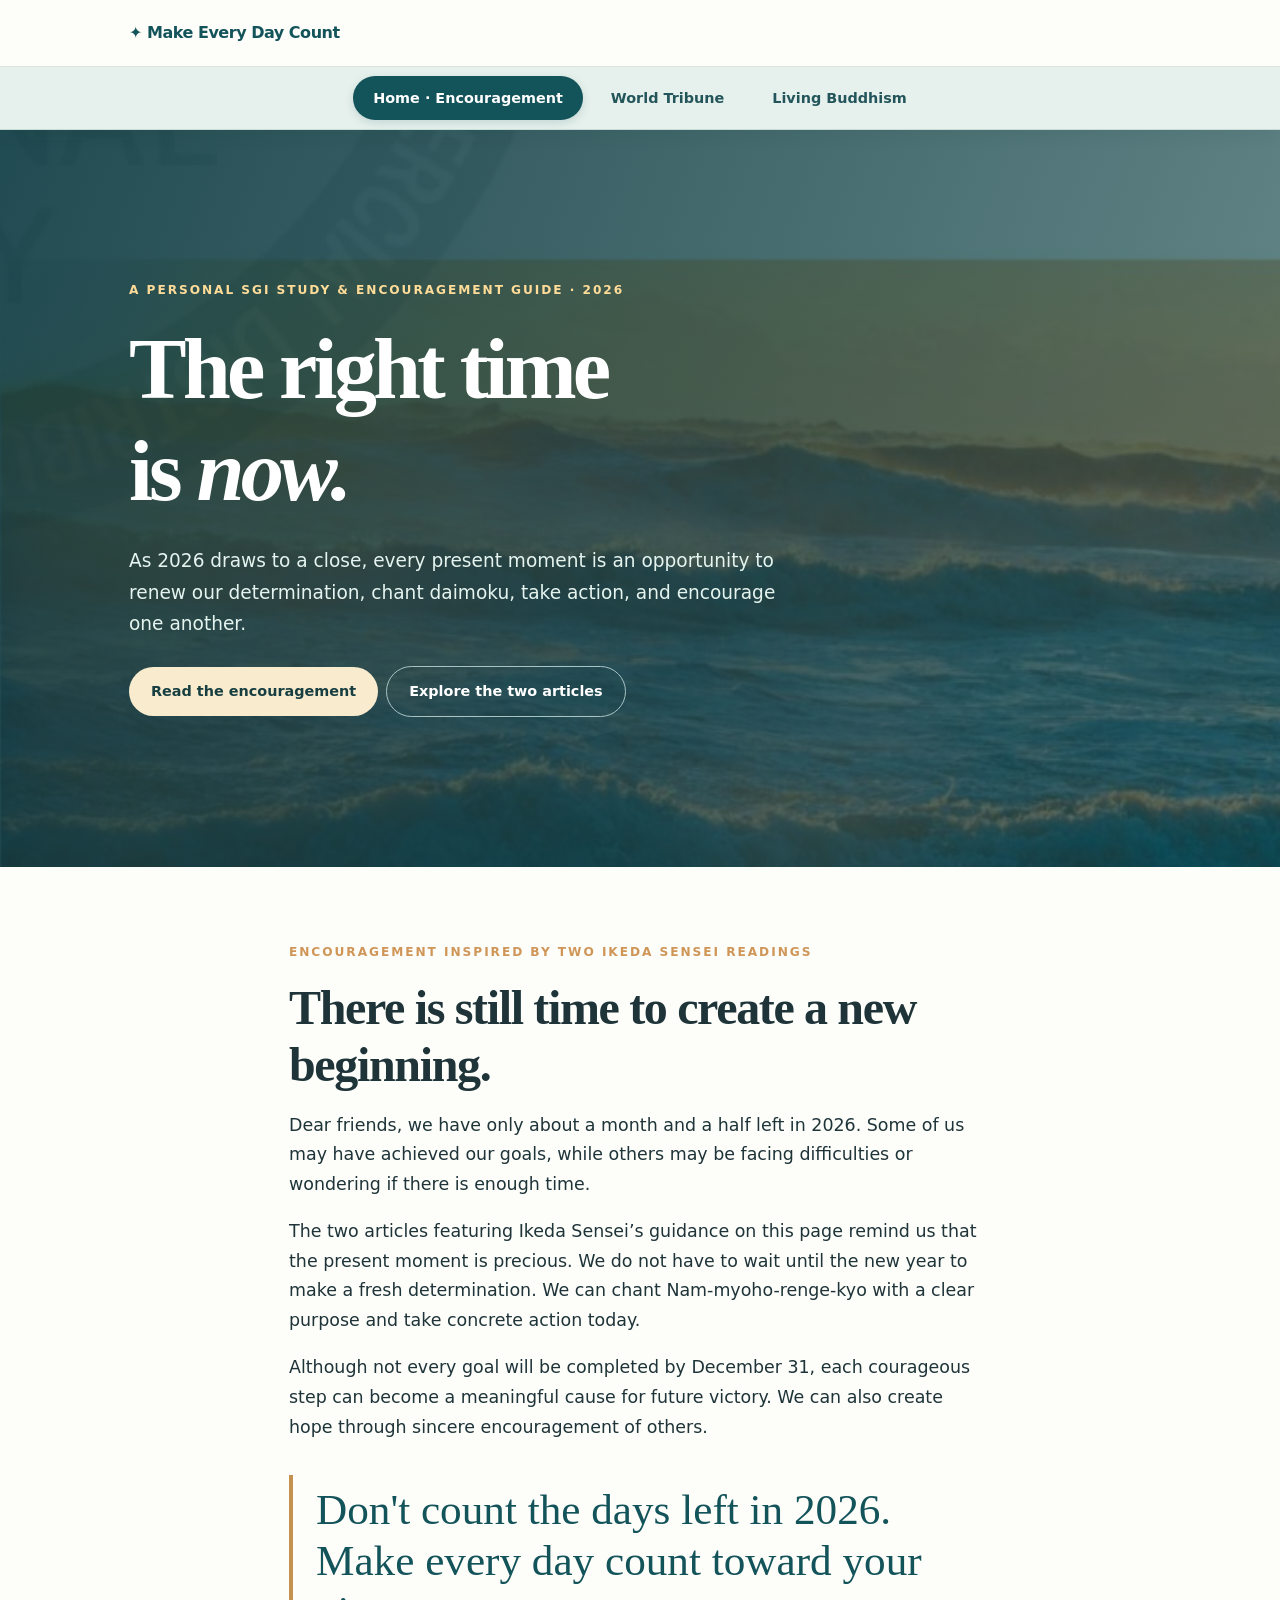
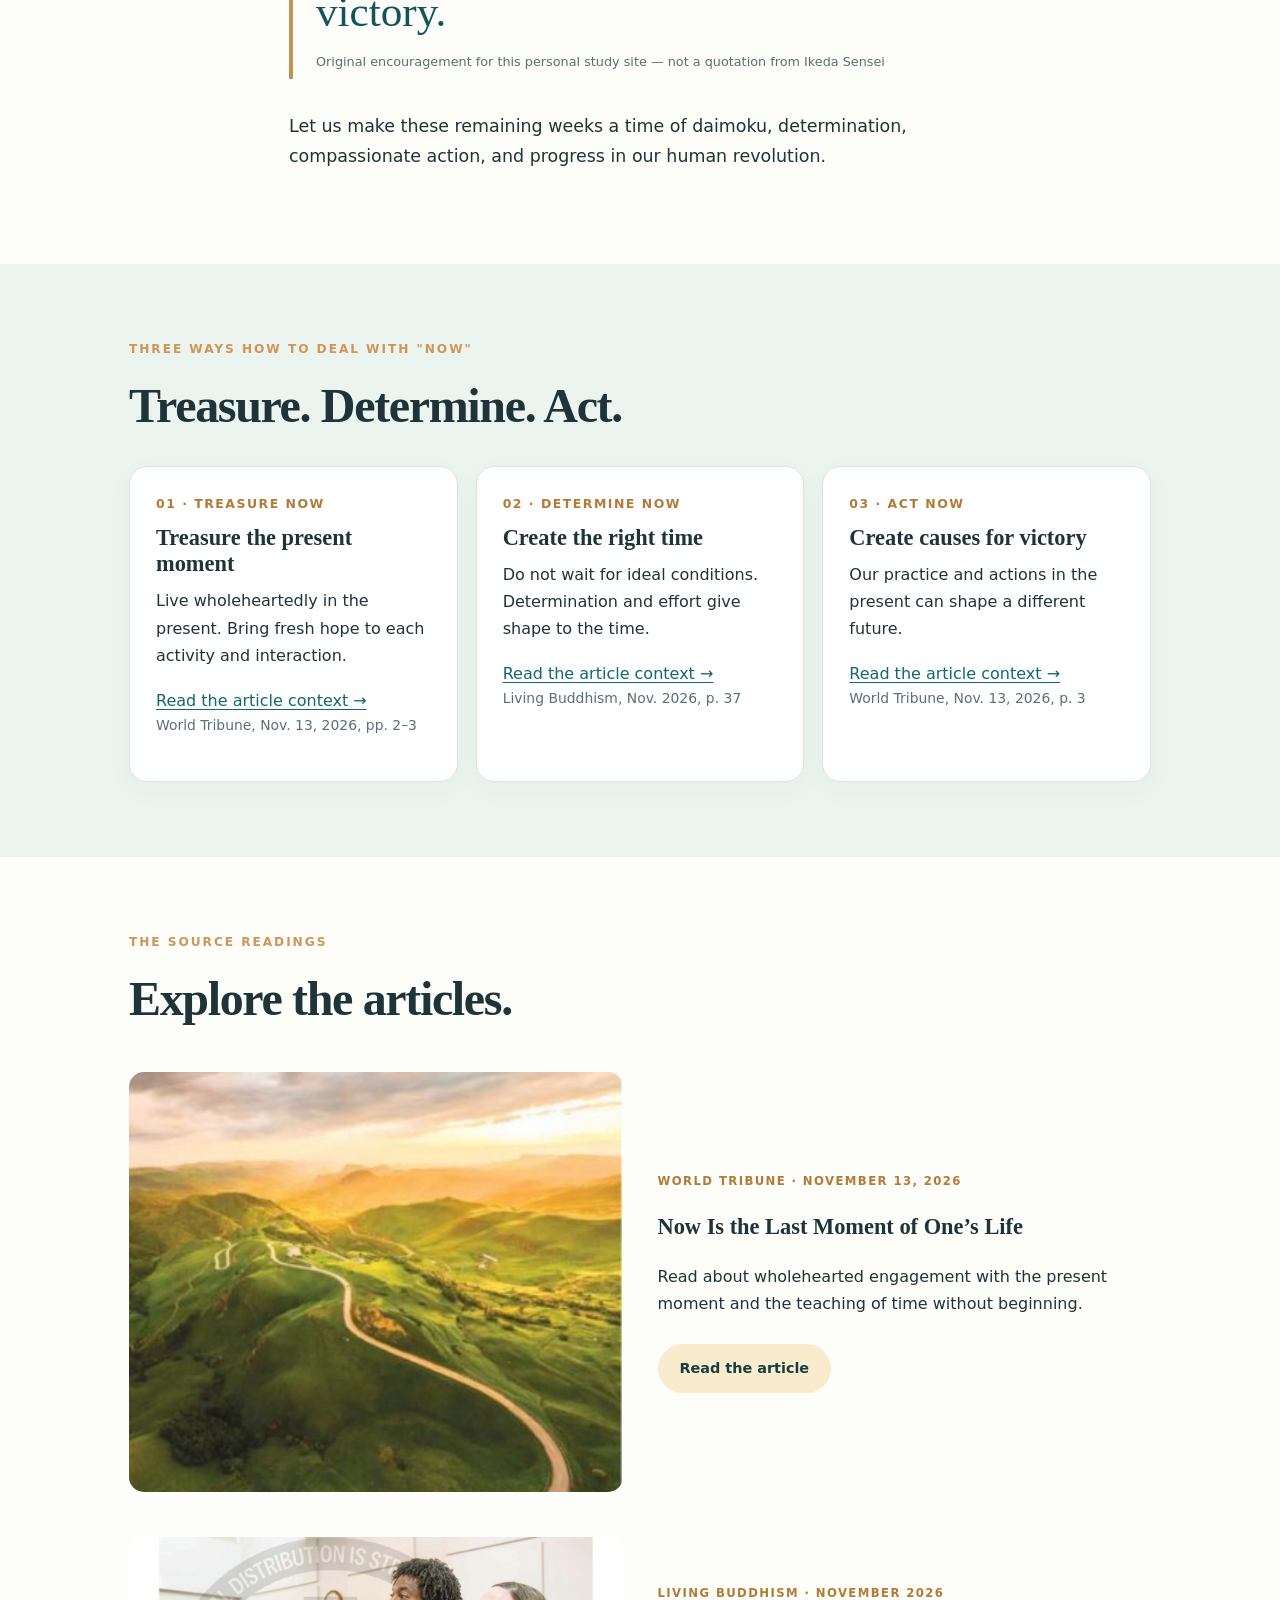
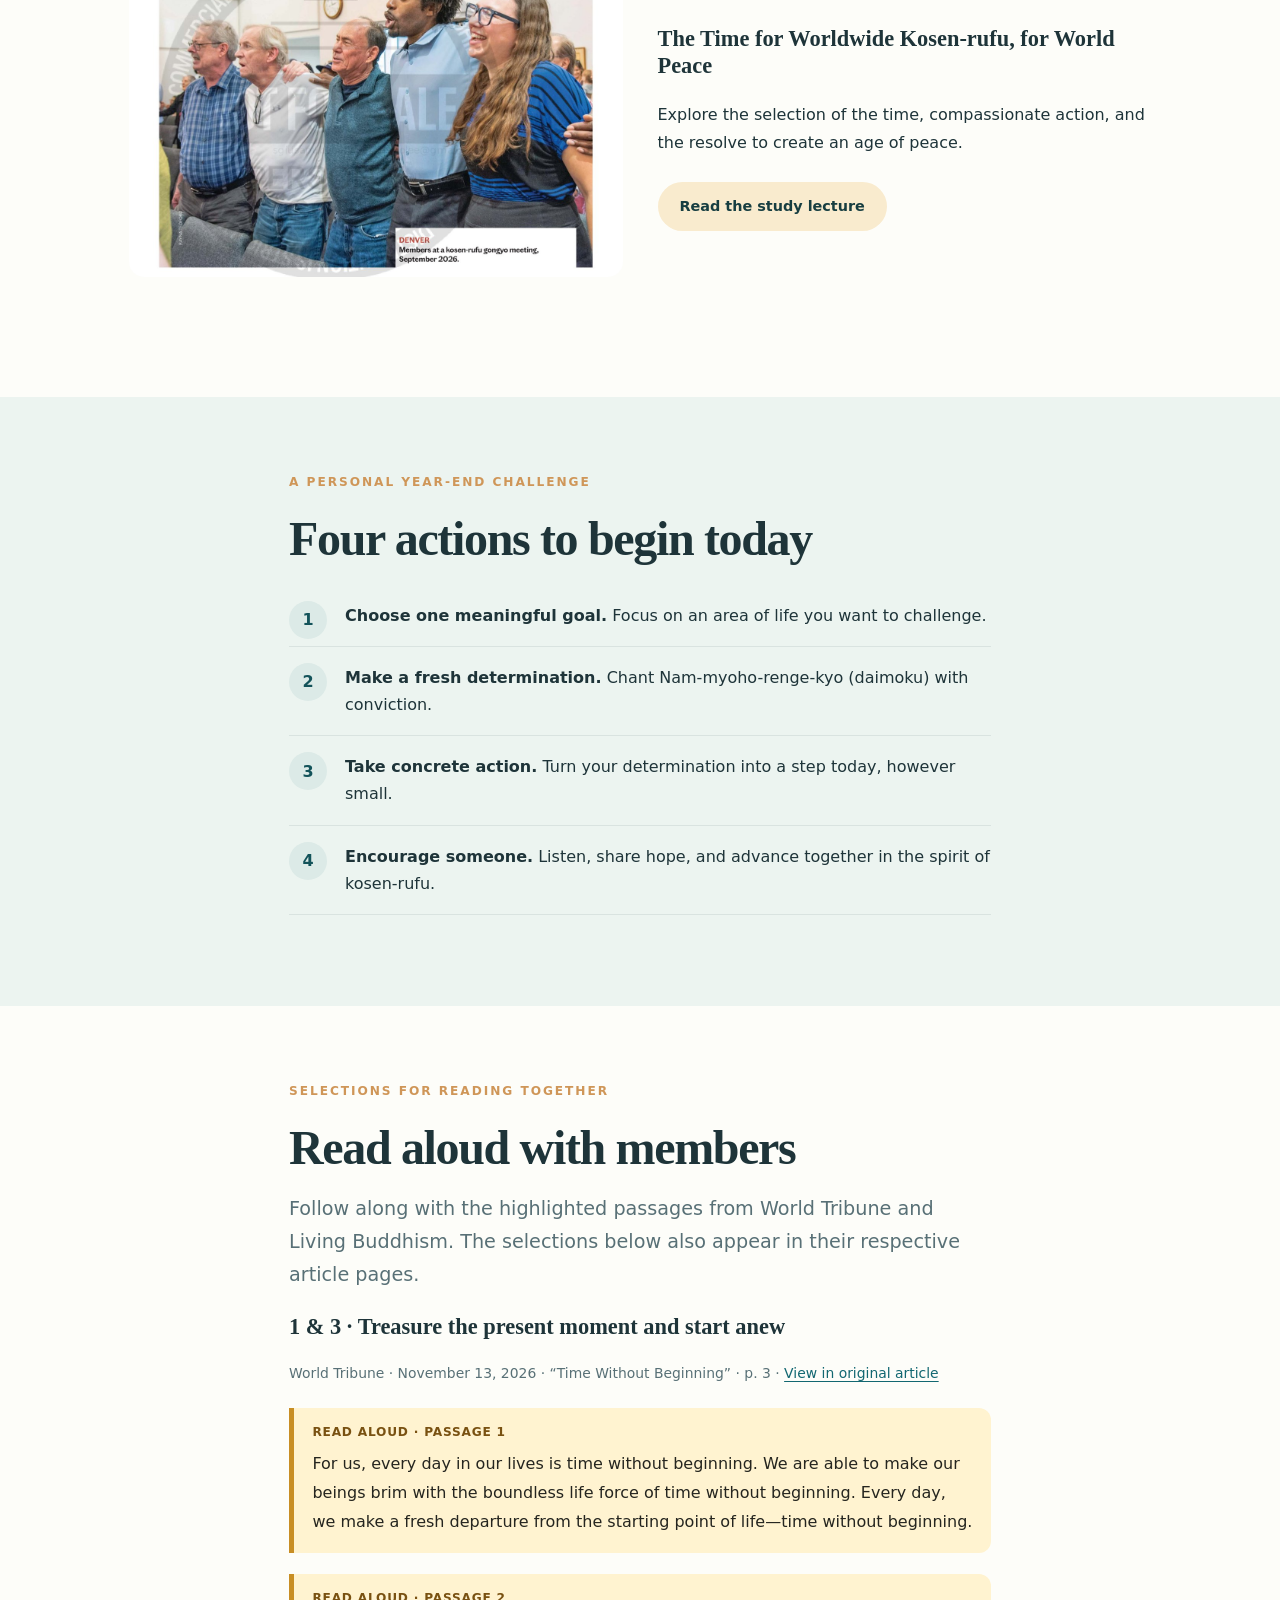
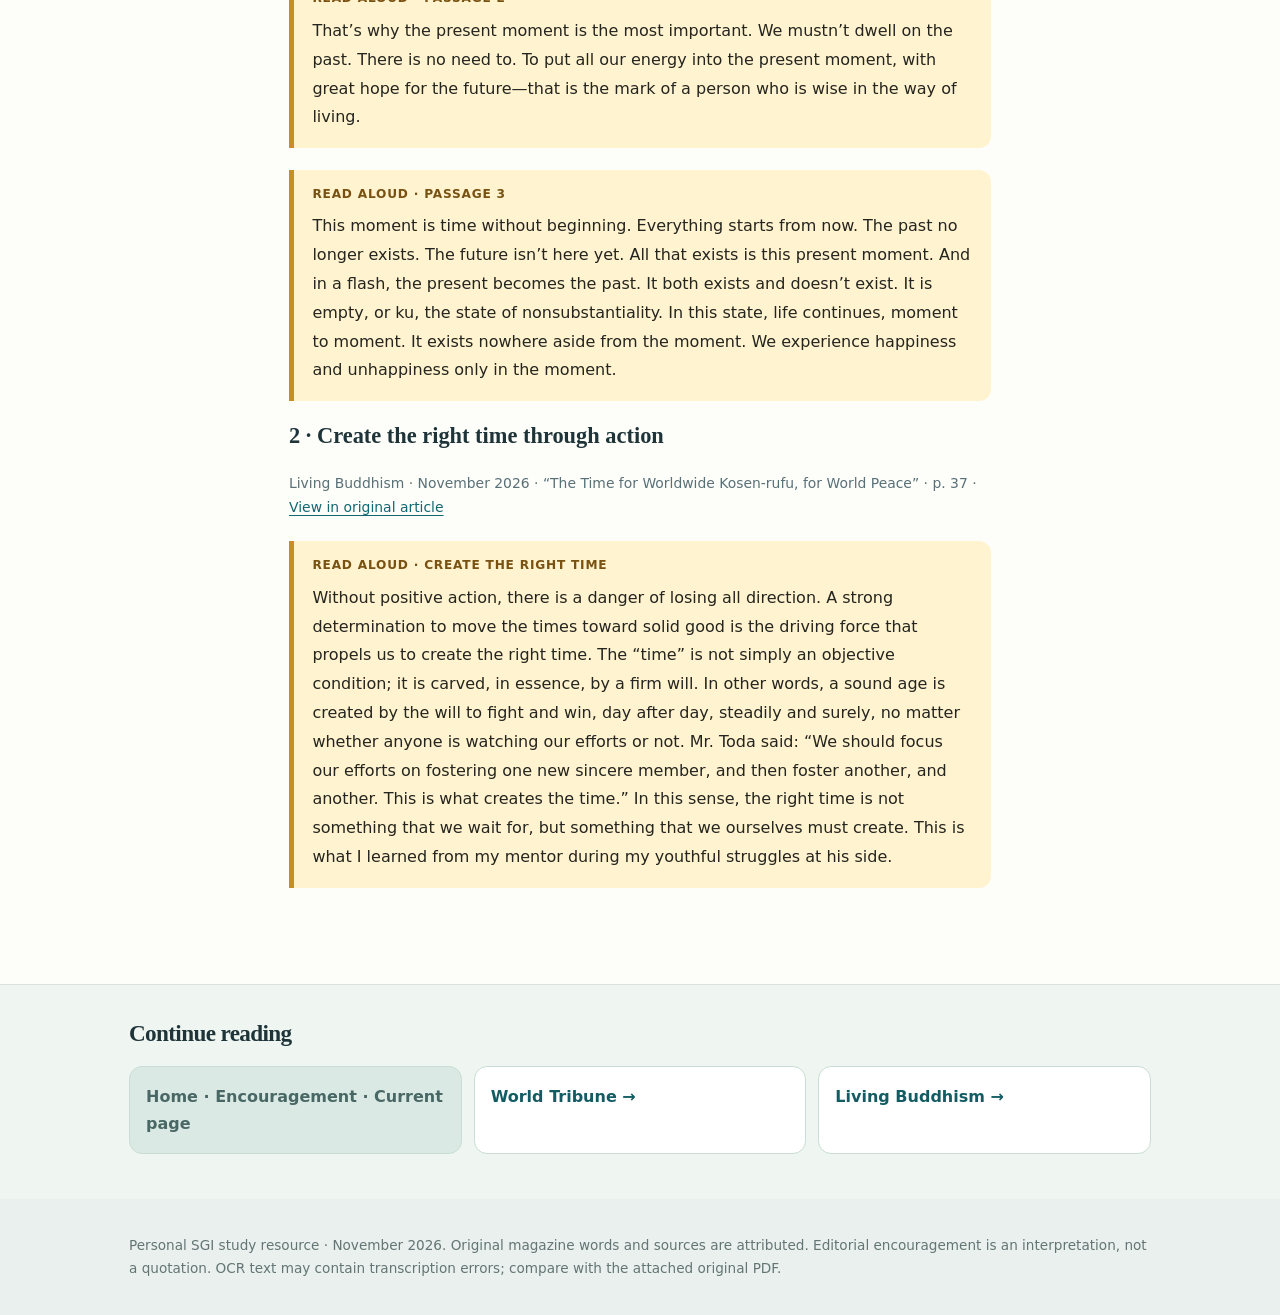
<file: index.html>
<!DOCTYPE html>

<html lang="en"><head><meta charset="utf-8"/><meta content="width=device-width,initial-scale=1" name="viewport"/><meta content="#13535a" name="theme-color"/><meta content="Mobile reading and encouragement from SGI Nichiren Buddhist publications" name="description"/><title>Encouragement — Make Every Day Count</title><link href="assets/site.css" rel="stylesheet"/></head><body><header class="top"><div class="container bar"><a class="logo" href="index.html">✦ Make Every Day Count</a></div></header><nav aria-label="Navigate between the three pages" class="section-tabs"><a aria-current="page" href="index.html">Home · Encouragement</a><a href="tribune.html">World Tribune</a><a href="living.html">Living Buddhism</a></nav><section class="hero"><div class="container"><div class="kicker">A personal SGI study &amp; encouragement guide · 2026</div><h1>The right time<br/>is <em>now.</em></h1><p>As 2026 draws to a close, every present moment is an opportunity to renew our determination, chant daimoku, take action, and encourage one another.</p><a class="btn" href="#encourage">Read the encouragement</a><a class="btn outline" href="#articles">Explore the two articles</a></div></section>
<section class="section" id="encourage"><div class="container narrow"><div class="kicker">Encouragement inspired by two Ikeda Sensei readings</div><h2>There is still time to create a new beginning.</h2><div class="story"><p>Dear friends, we have only about a month and a half left in 2026. Some of us may have achieved our goals, while others may be facing difficulties or wondering if there is enough time.</p><p>The two articles featuring Ikeda Sensei’s guidance on this page remind us that the present moment is precious. We do not have to wait until the new year to make a fresh determination. We can chant Nam-myoho-renge-kyo with a clear purpose and take concrete action today.</p><p>Although not every goal will be completed by December 31, each courageous step can become a meaningful cause for future victory. We can also create hope through sincere encouragement of others.</p><blockquote class="pull">Don't count the days left in 2026. Make every day count toward your victory.<span class="quotecredit">Original encouragement for this personal study site — not a quotation from Ikeda Sensei</span></blockquote><p>Let us make these remaining weeks a time of daimoku, determination, compassionate action, and progress in our human revolution.</p></div></div></section>
<section class="section muted"><div class="container"><div class="kicker">Three ways how to deal with "Now" </div><h2>Treasure. Determine. Act.</h2><div class="grid"><article class="tile"><div class="num">01 · TREASURE NOW</div><h3>Treasure the present moment</h3><p>Live wholeheartedly in the present. Bring fresh hope to each activity and interaction.</p><a href="tribune.html#present">Read the article context →</a><p class="small">World Tribune, Nov. 13, 2026, pp. 2–3</p></article><article class="tile"><div class="num">02 · DETERMINE NOW</div><h3>Create the right time</h3><p>Do not wait for ideal conditions. Determination and effort give shape to the time.</p><a href="living.html#right-time">Read the article context →</a><p class="small">Living Buddhism, Nov. 2026, p. 37</p></article><article class="tile"><div class="num">03 · ACT NOW</div><h3>Create causes for victory</h3><p>Our practice and actions in the present can shape a different future.</p><a href="tribune.html#beginning">Read the article context →</a><p class="small">World Tribune, Nov. 13, 2026, p. 3</p></article></div></div></section>
<section class="section" id="articles"><div class="container"><div class="kicker">The source readings</div><h2>Explore the articles.</h2><div class="feature"><img alt="Green winding hills under warm sunlight" class="photo" src="assets/landscape.jpg"/><div><div class="label">World Tribune · November 13, 2026</div><h3>Now Is the Last Moment of One’s Life</h3><p>Read about wholehearted engagement with the present moment and the teaching of time without beginning.</p><a class="btn" href="tribune.html">Read the article</a></div></div><div class="feature"><img alt="SGI members smiling together in a meeting photo" class="photo" src="assets/community-denver.jpg"/><div><div class="label">Living Buddhism · November 2026</div><h3>The Time for Worldwide Kosen-rufu, for World Peace</h3><p>Explore the selection of the time, compassionate action, and the resolve to create an age of peace.</p><a class="btn" href="living.html">Read the study lecture</a></div></div></div></section>
<section class="section muted"><div class="container narrow"><div class="kicker">A personal year-end challenge</div><h2>Four actions to begin today</h2><ol class="steps"><li><strong>Choose one meaningful goal.</strong> Focus on an area of life you want to challenge.</li><li><strong>Make a fresh determination.</strong> Chant Nam-myoho-renge-kyo (daimoku) with conviction.</li><li><strong>Take concrete action.</strong> Turn your determination into a step today, however small.</li><li><strong>Encourage someone.</strong> Listen, share hope, and advance together in the spirit of kosen-rufu.</li></ol></div></section><section class="section read-aloud-collection" id="group-read-aloud"><div class="container narrow"><div class="kicker">Selections for reading together</div><h2>Read aloud with members</h2><p class="lead">Follow along with the highlighted passages from World Tribune and Living Buddhism. The selections below also appear in their respective article pages.</p><h3>1 &amp; 3 · Treasure the present moment and start anew</h3><p class="small">World Tribune · November 13, 2026 · “Time Without Beginning” · p. 3 · <a href="tribune.html#beginning">View in original article</a></p><p class="read-aloud-highlight"><span class="read-aloud-label">Read aloud · Passage 1</span>For us, every day in our lives is time without beginning. We are able to make our beings brim with the boundless life force of time without beginning. Every day, we make a fresh departure from the starting point of life—time without beginning.</p><p class="read-aloud-highlight"><span class="read-aloud-label">Read aloud · Passage 2</span>That’s why the present moment is the most important. We mustn’t dwell on the past. There is no need to. To put all our energy into the present moment, with great hope for the future—that is the mark of a person who is wise in the way of living.</p><p class="read-aloud-highlight"><span class="read-aloud-label">Read aloud · Passage 3</span>This moment is time without beginning. Everything starts from now. The past no longer exists. The future isn’t here yet. All that exists is this present moment. And in a flash, the present becomes the past. It both exists and doesn’t exist. It is empty, or ku, the state of nonsubstantiality. In this state, life continues, moment to moment. It exists nowhere aside from the moment. We experience happiness and unhappiness only in the moment.</p><h3>2 · Create the right time through action</h3><p class="small">Living Buddhism · November 2026 · “The Time for Worldwide Kosen-rufu, for World Peace” · p. 37 · <a href="living.html#read-aloud-right-time">View in original article</a></p><p class="read-aloud-highlight" id="read-aloud-right-time"><span class="read-aloud-label">Read aloud · Create the right time</span>Without positive action, there is a danger of losing all direction. A strong determination to move the times toward solid good is the driving force that propels us to create the right time. The “time” is not simply an objective condition; it is carved, in essence, by a firm will. In other words, a sound age is created by the will to fight and win, day after day, steadily and surely, no matter whether anyone is watching our efforts or not. Mr. Toda said: “We should focus our efforts on fostering one new sincere member, and then foster another, and another. This is what creates the time.” In this sense, the right time is not something that we wait for, but something that we ourselves must create. This is what I learned from my mentor during my youthful struggles at his side.</p></div></section><nav aria-label="Continue to another section" class="bottom-navigation"><div class="container"><h2>Continue reading</h2><div class="page-links"><a aria-current="page" href="index.html">Home · Encouragement · Current page</a><a href="tribune.html">World Tribune →</a><a href="living.html">Living Buddhism →</a></div></div></nav><footer><div class="container">Personal SGI study resource · November 2026. Original magazine words and sources are attributed. Editorial encouragement is an interpretation, not a quotation. OCR text may contain transcription errors; compare with the attached original PDF.</div></footer></body></html>
</file>
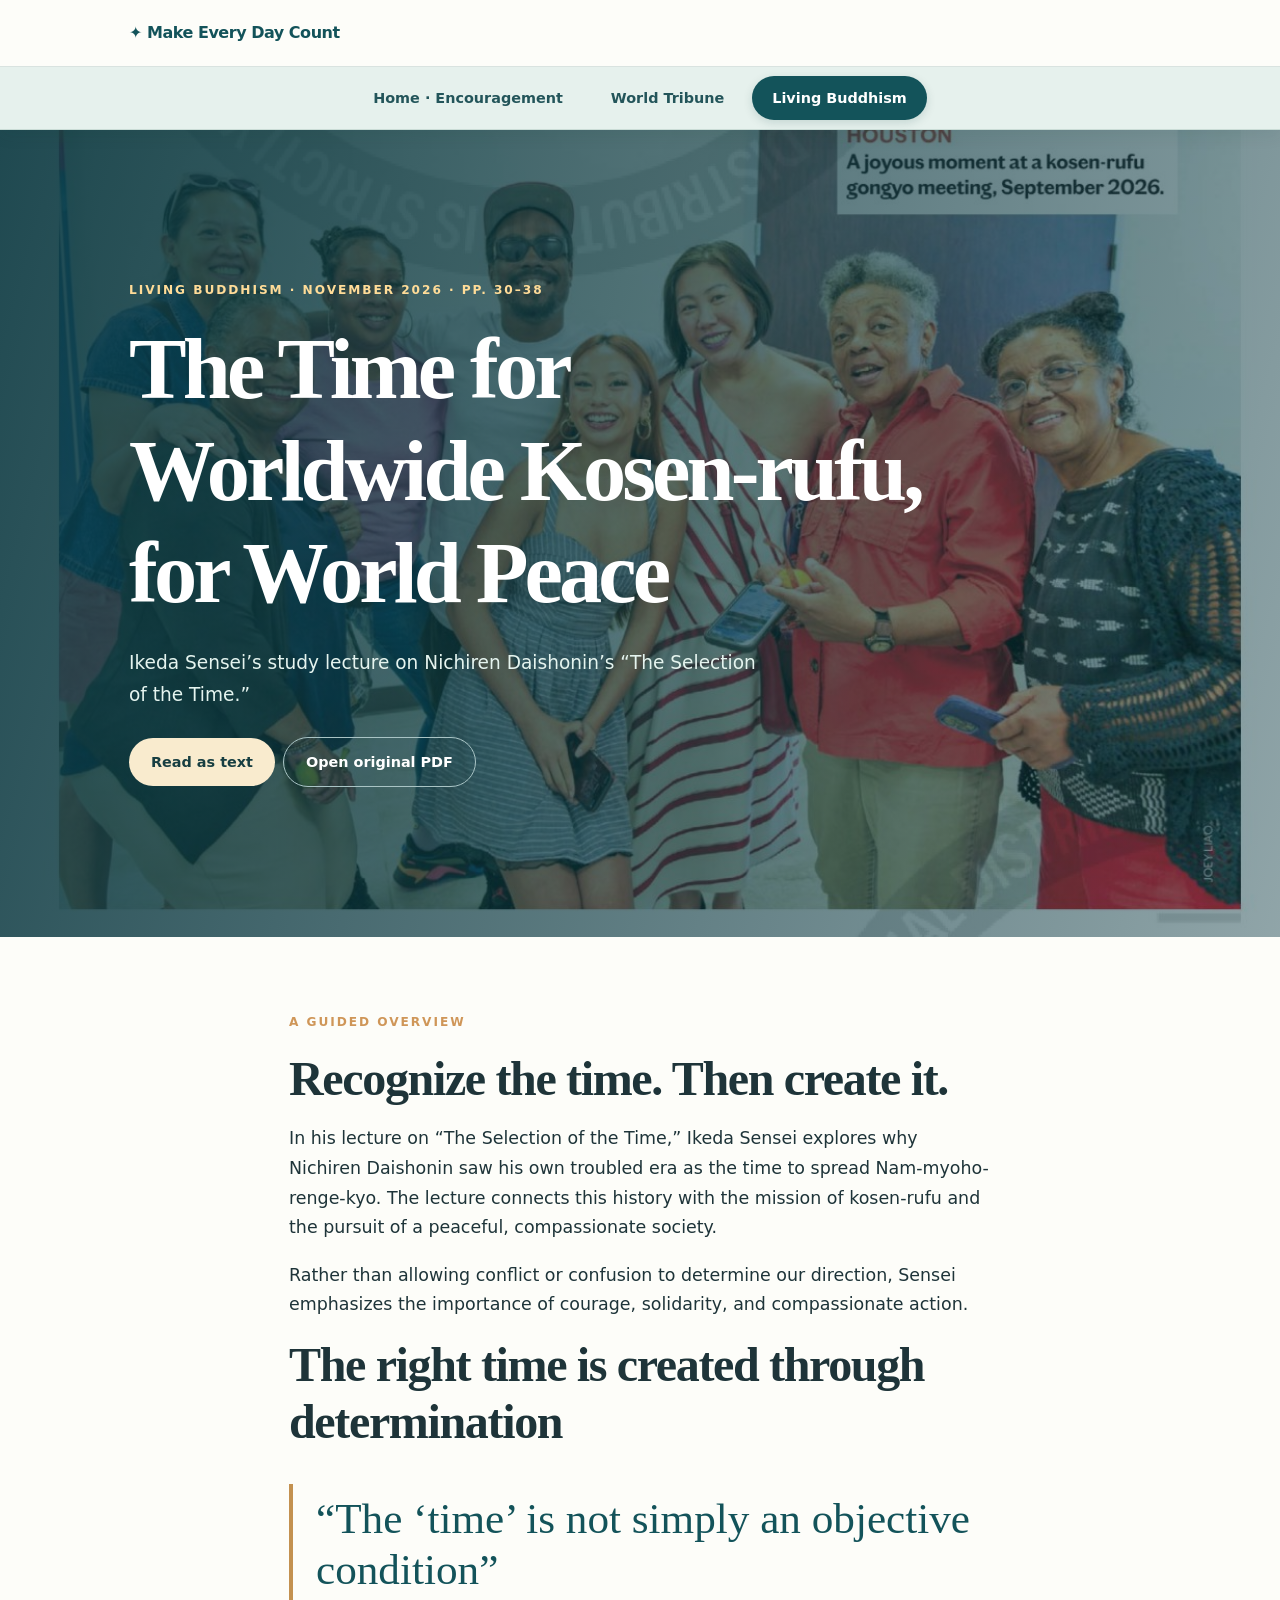
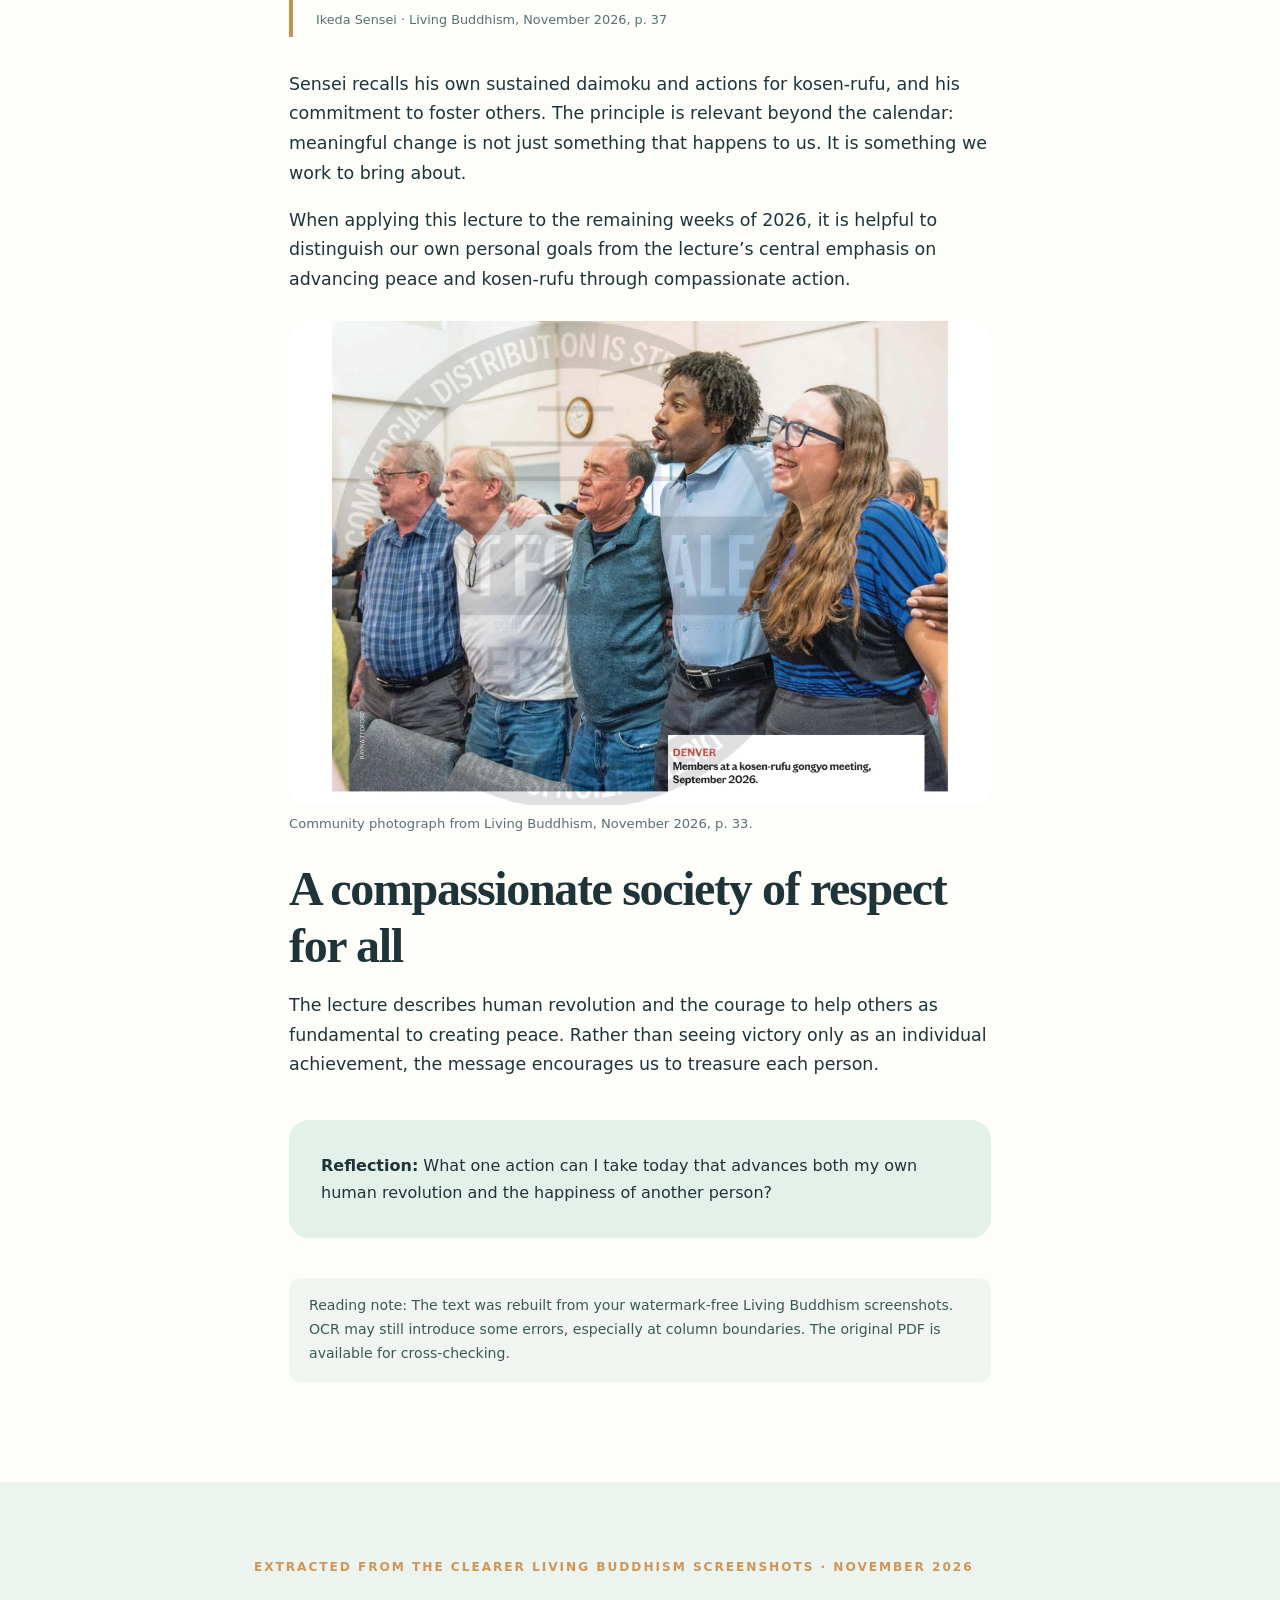
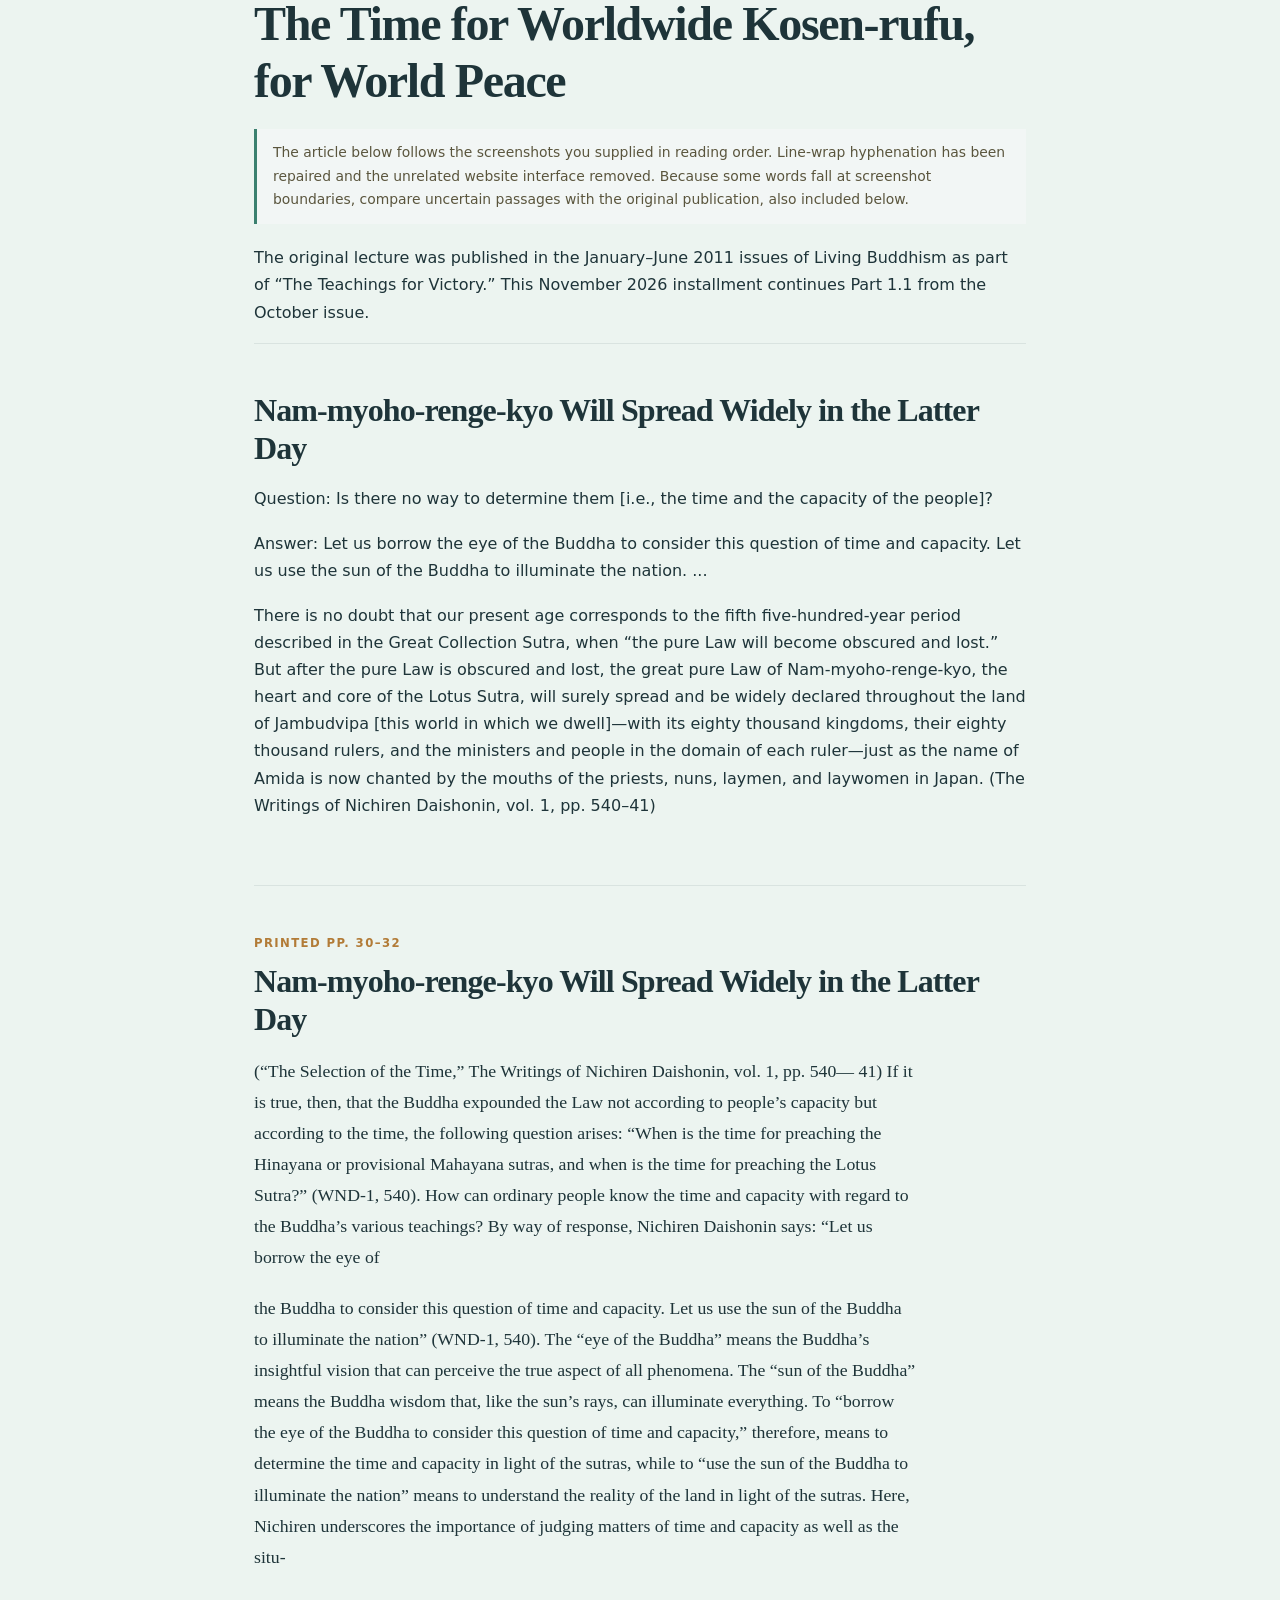
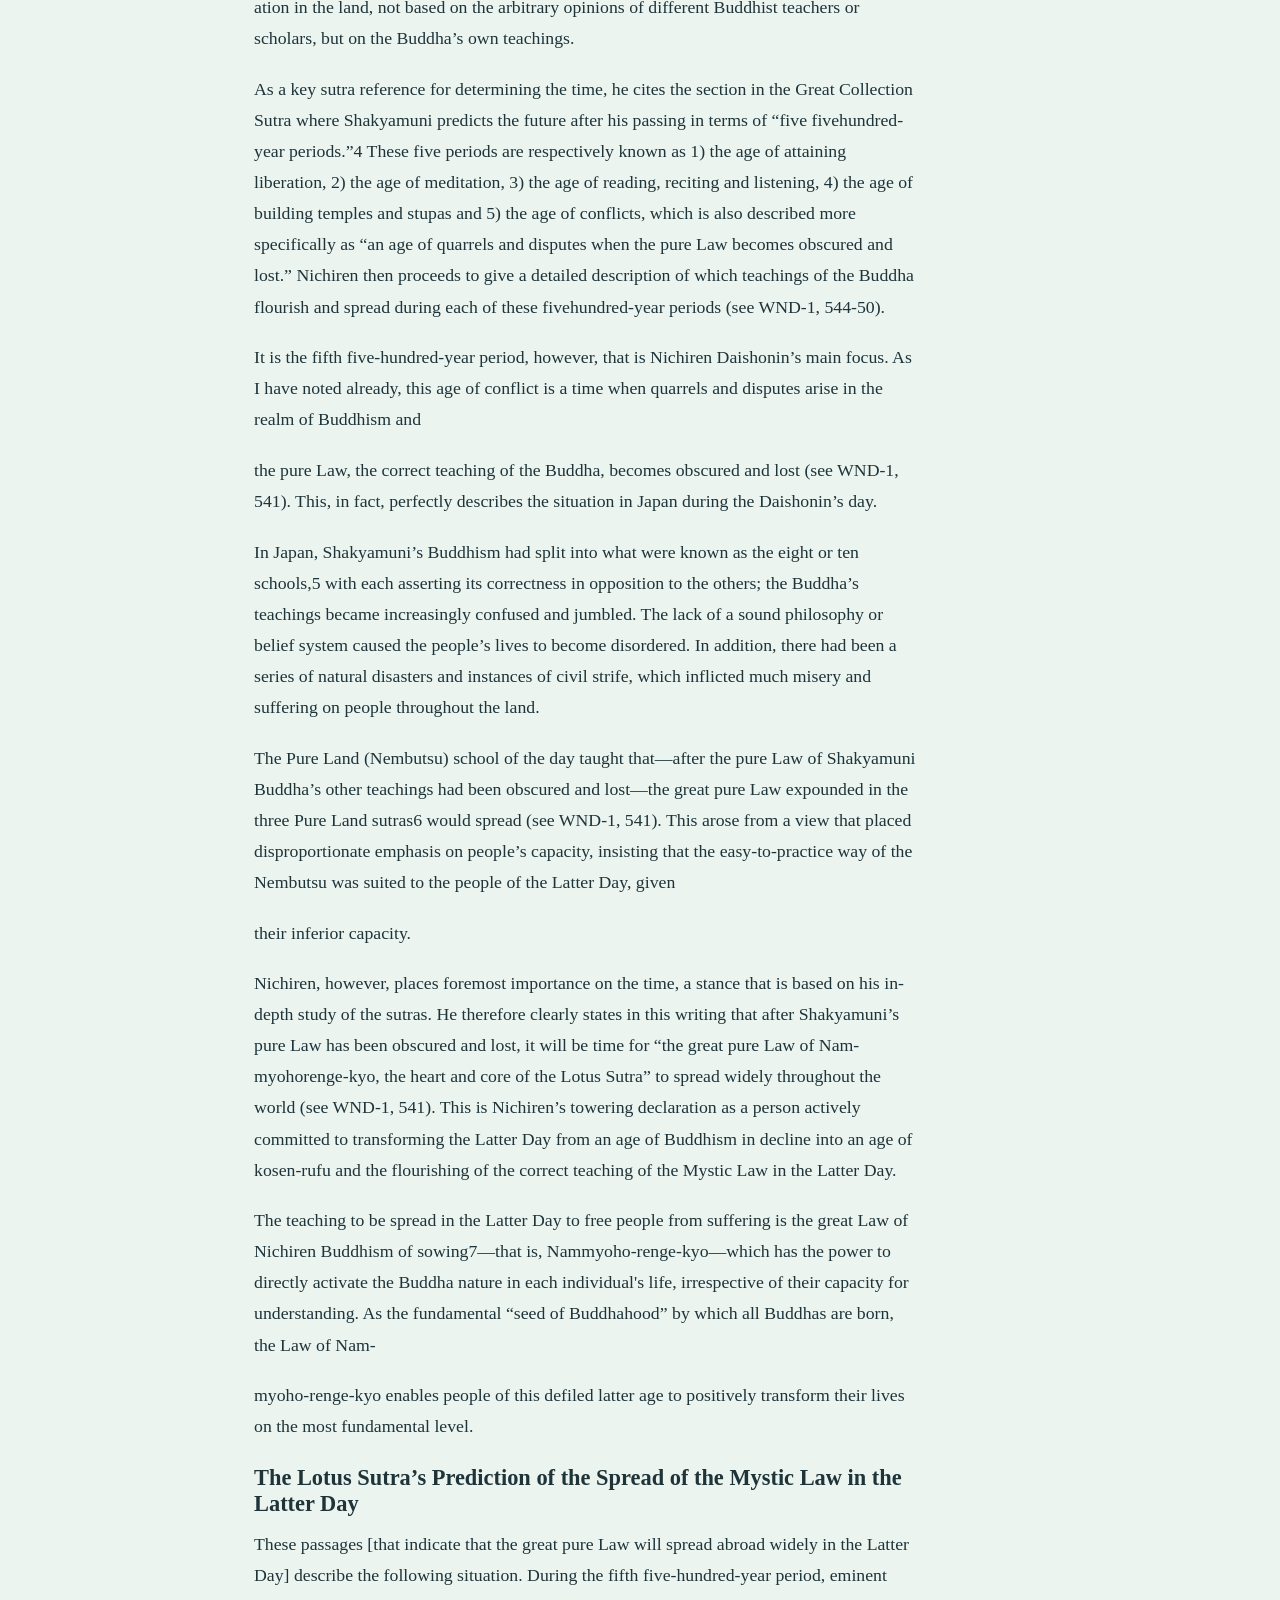
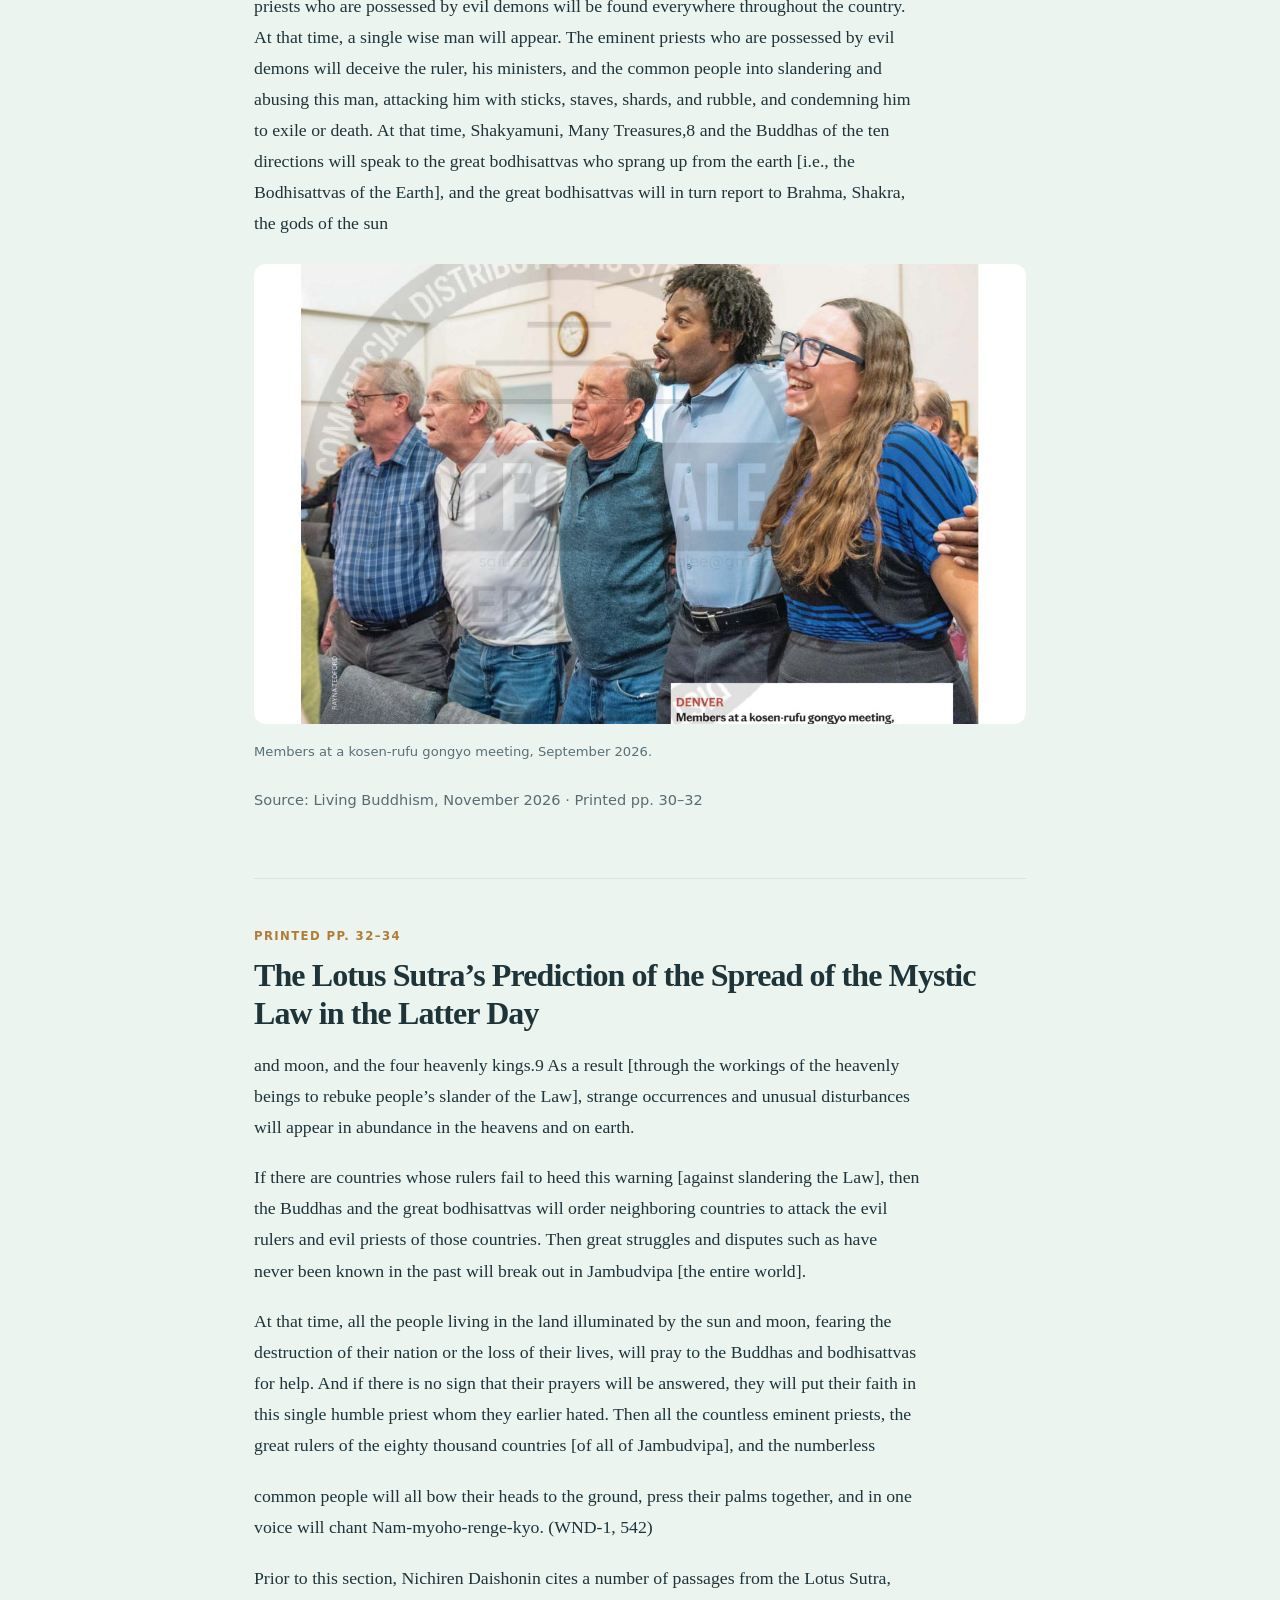
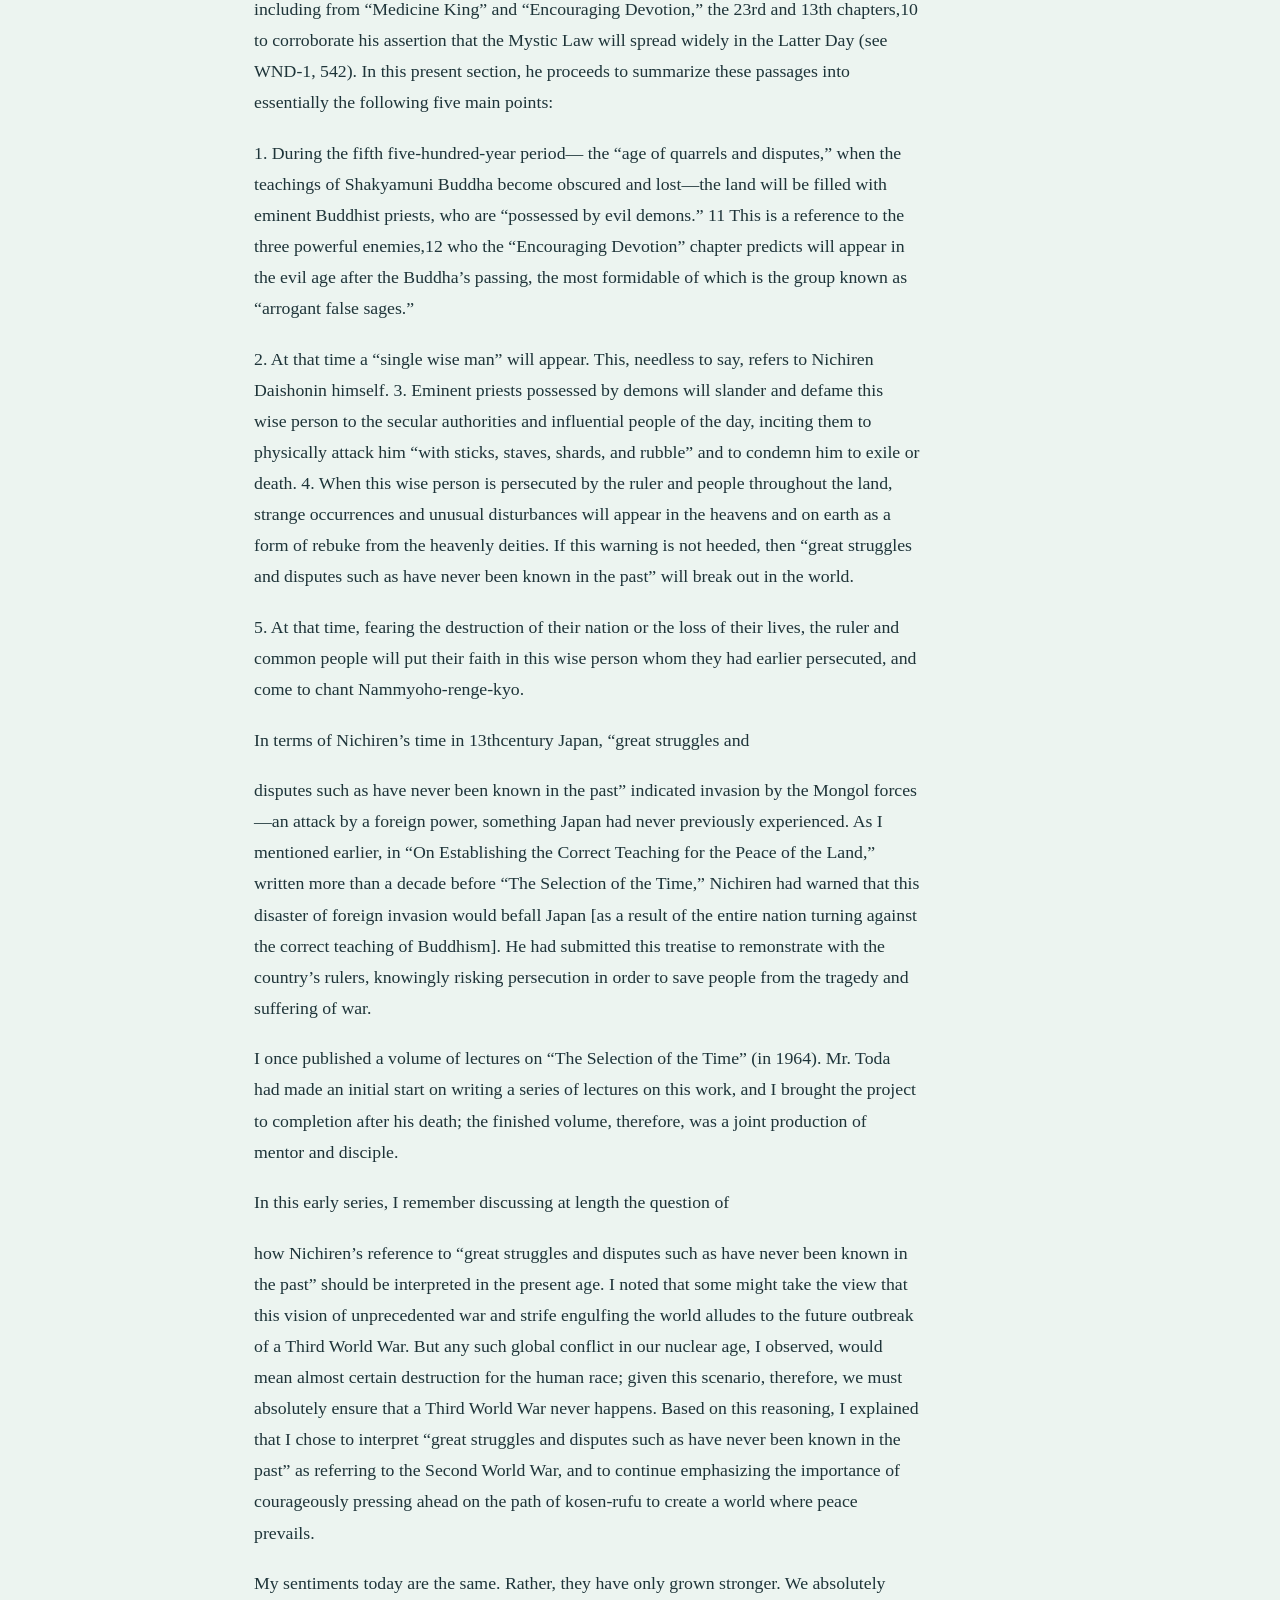
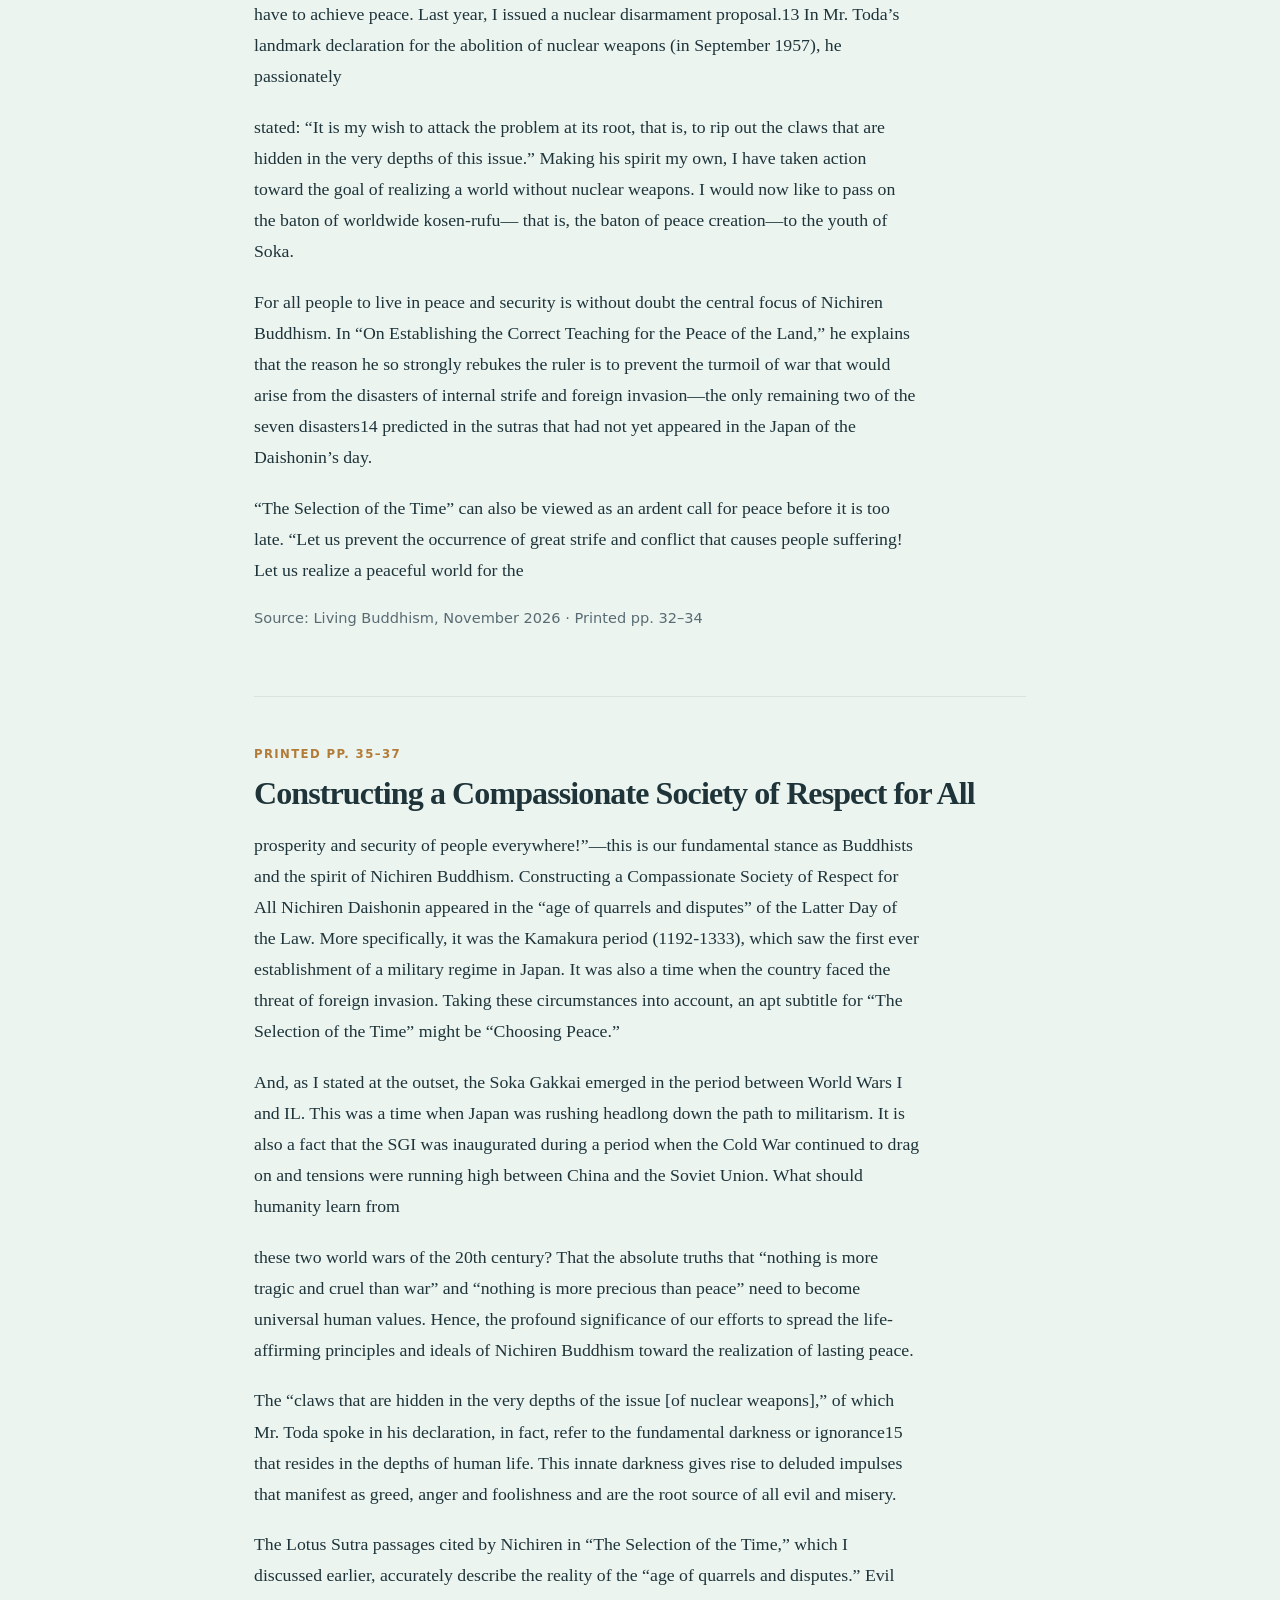
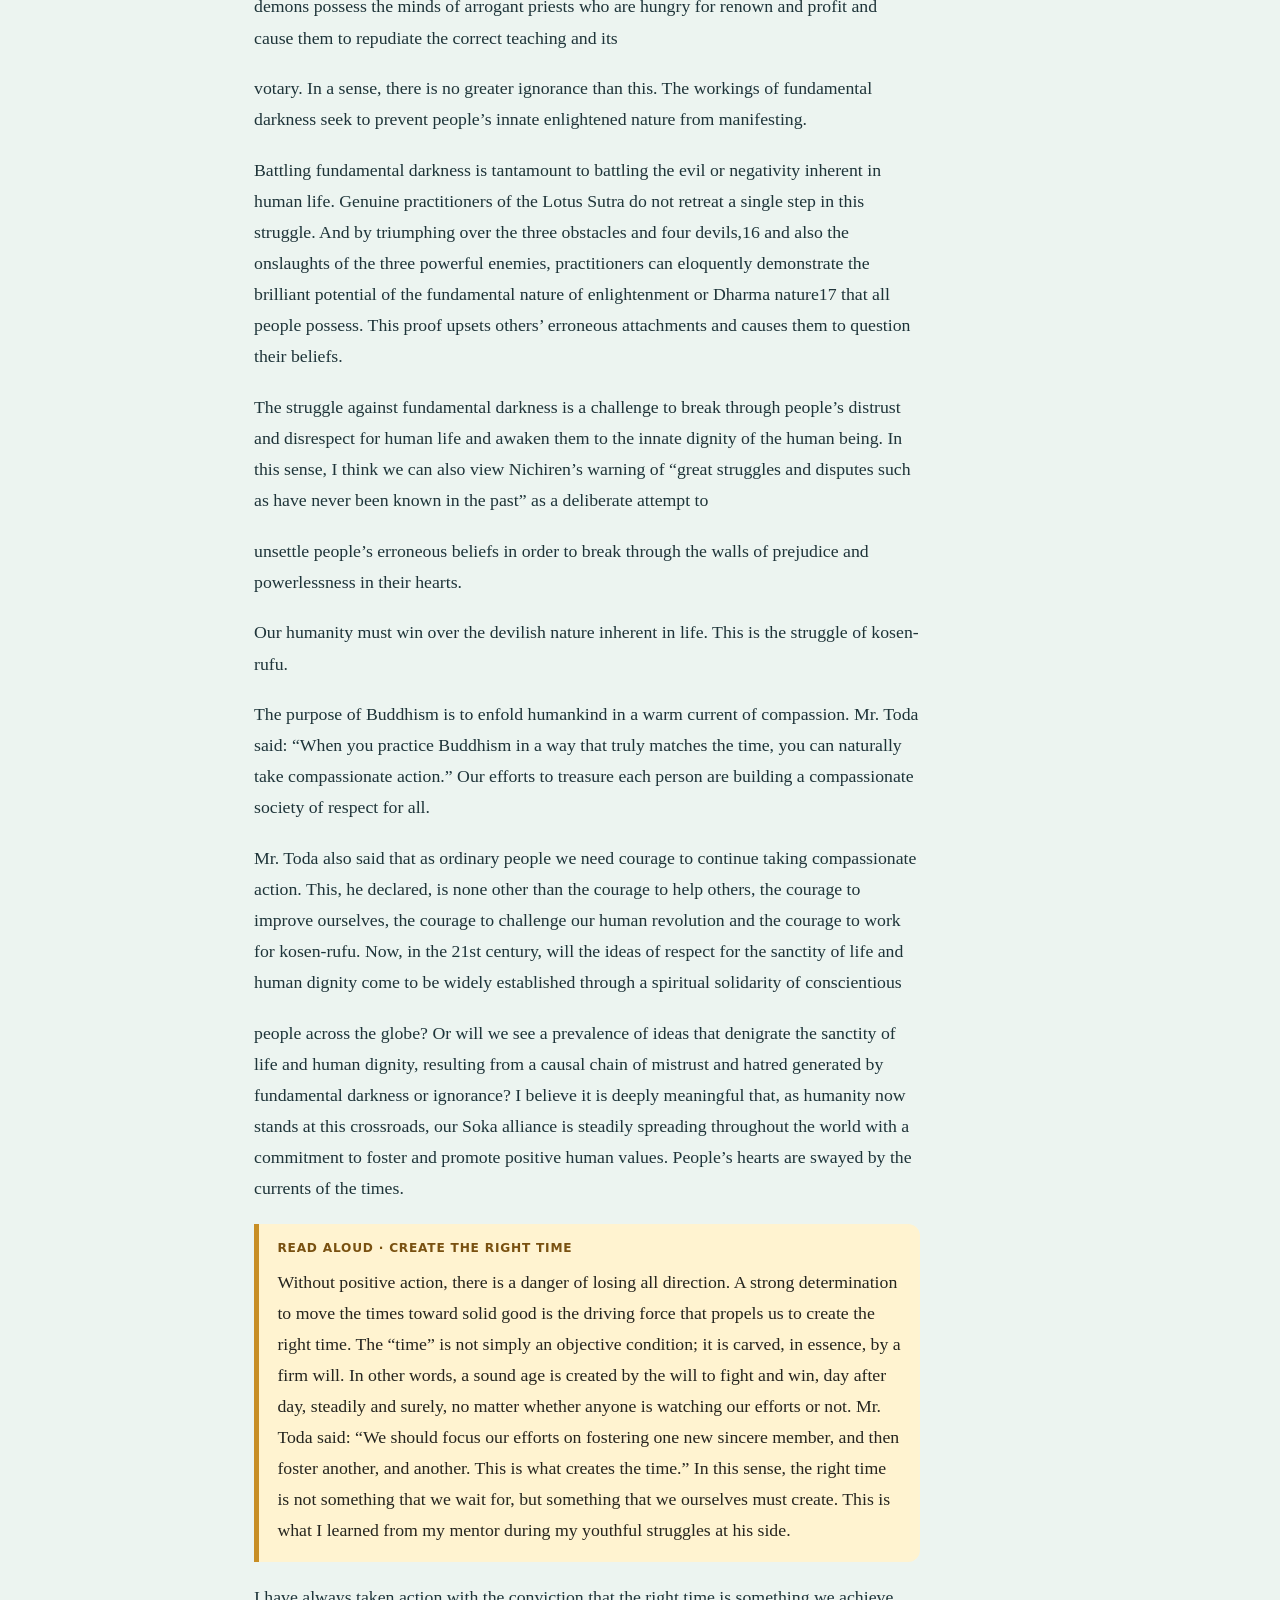
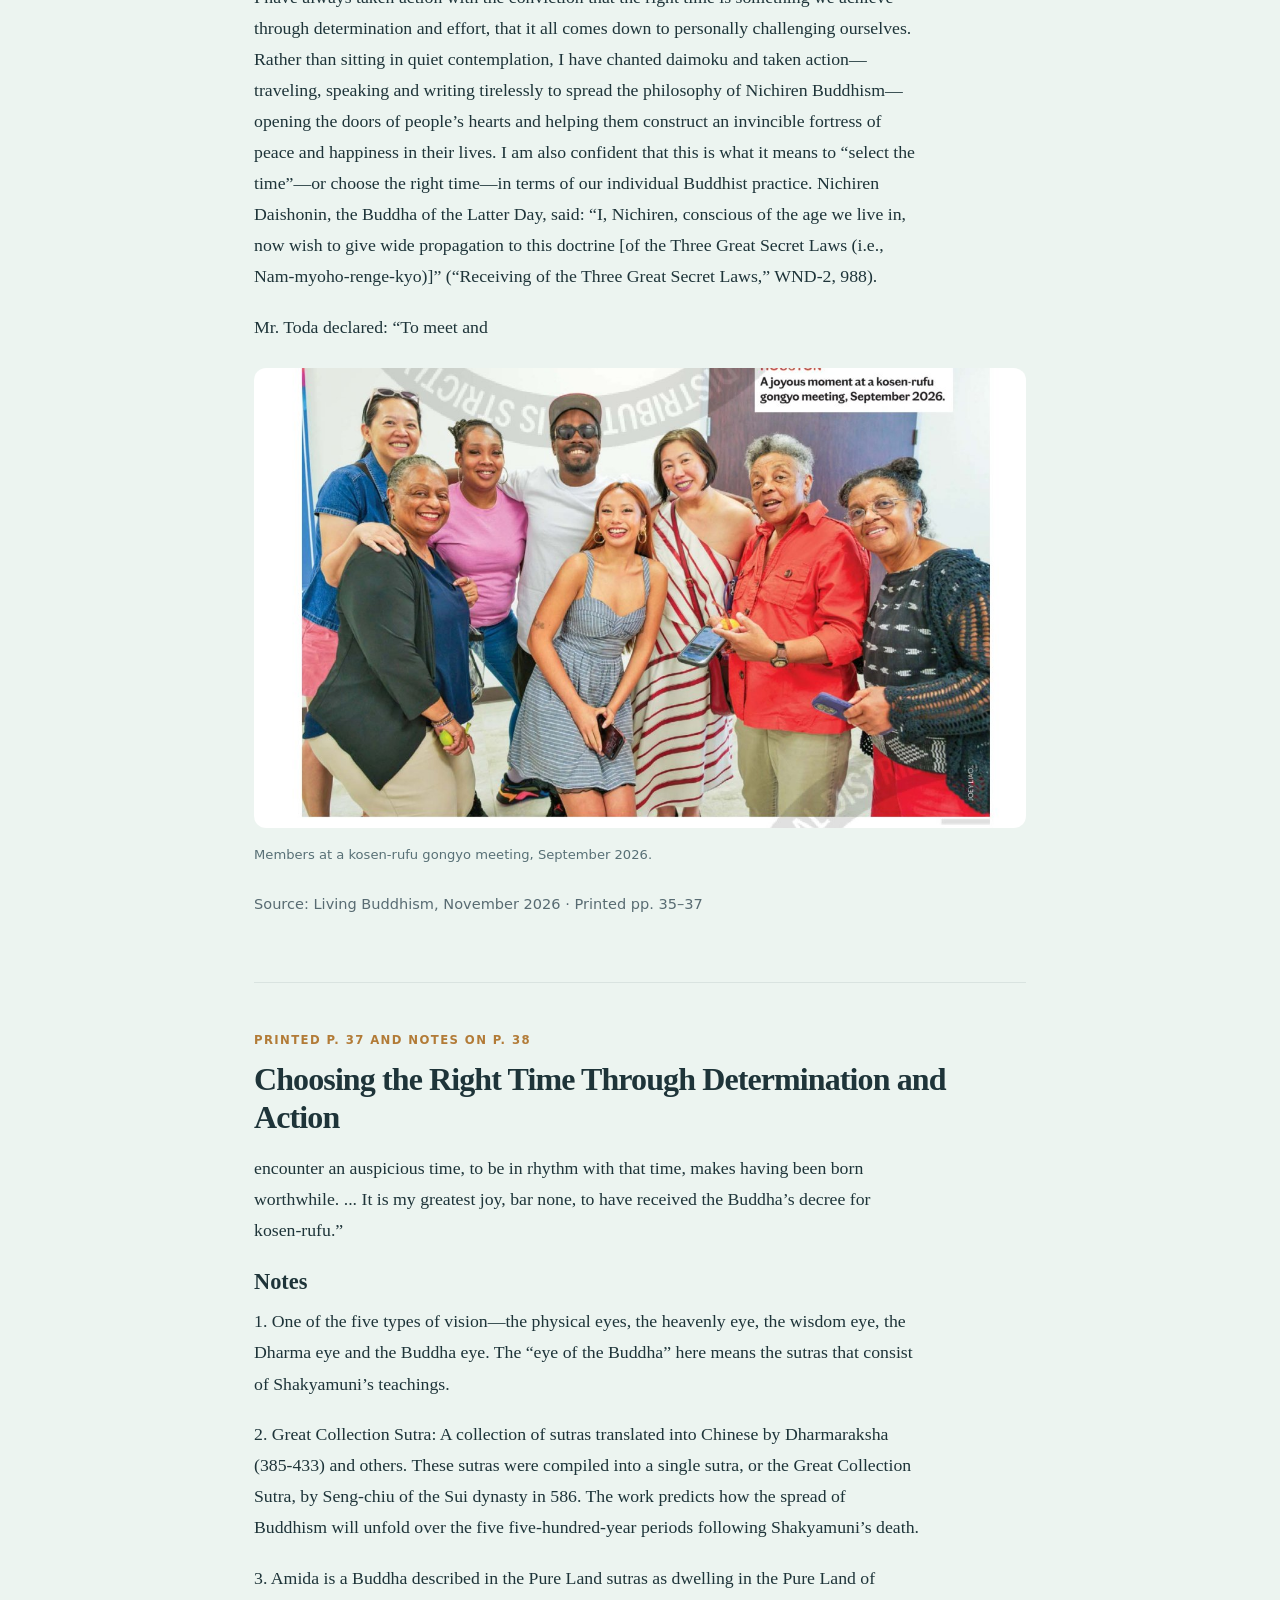
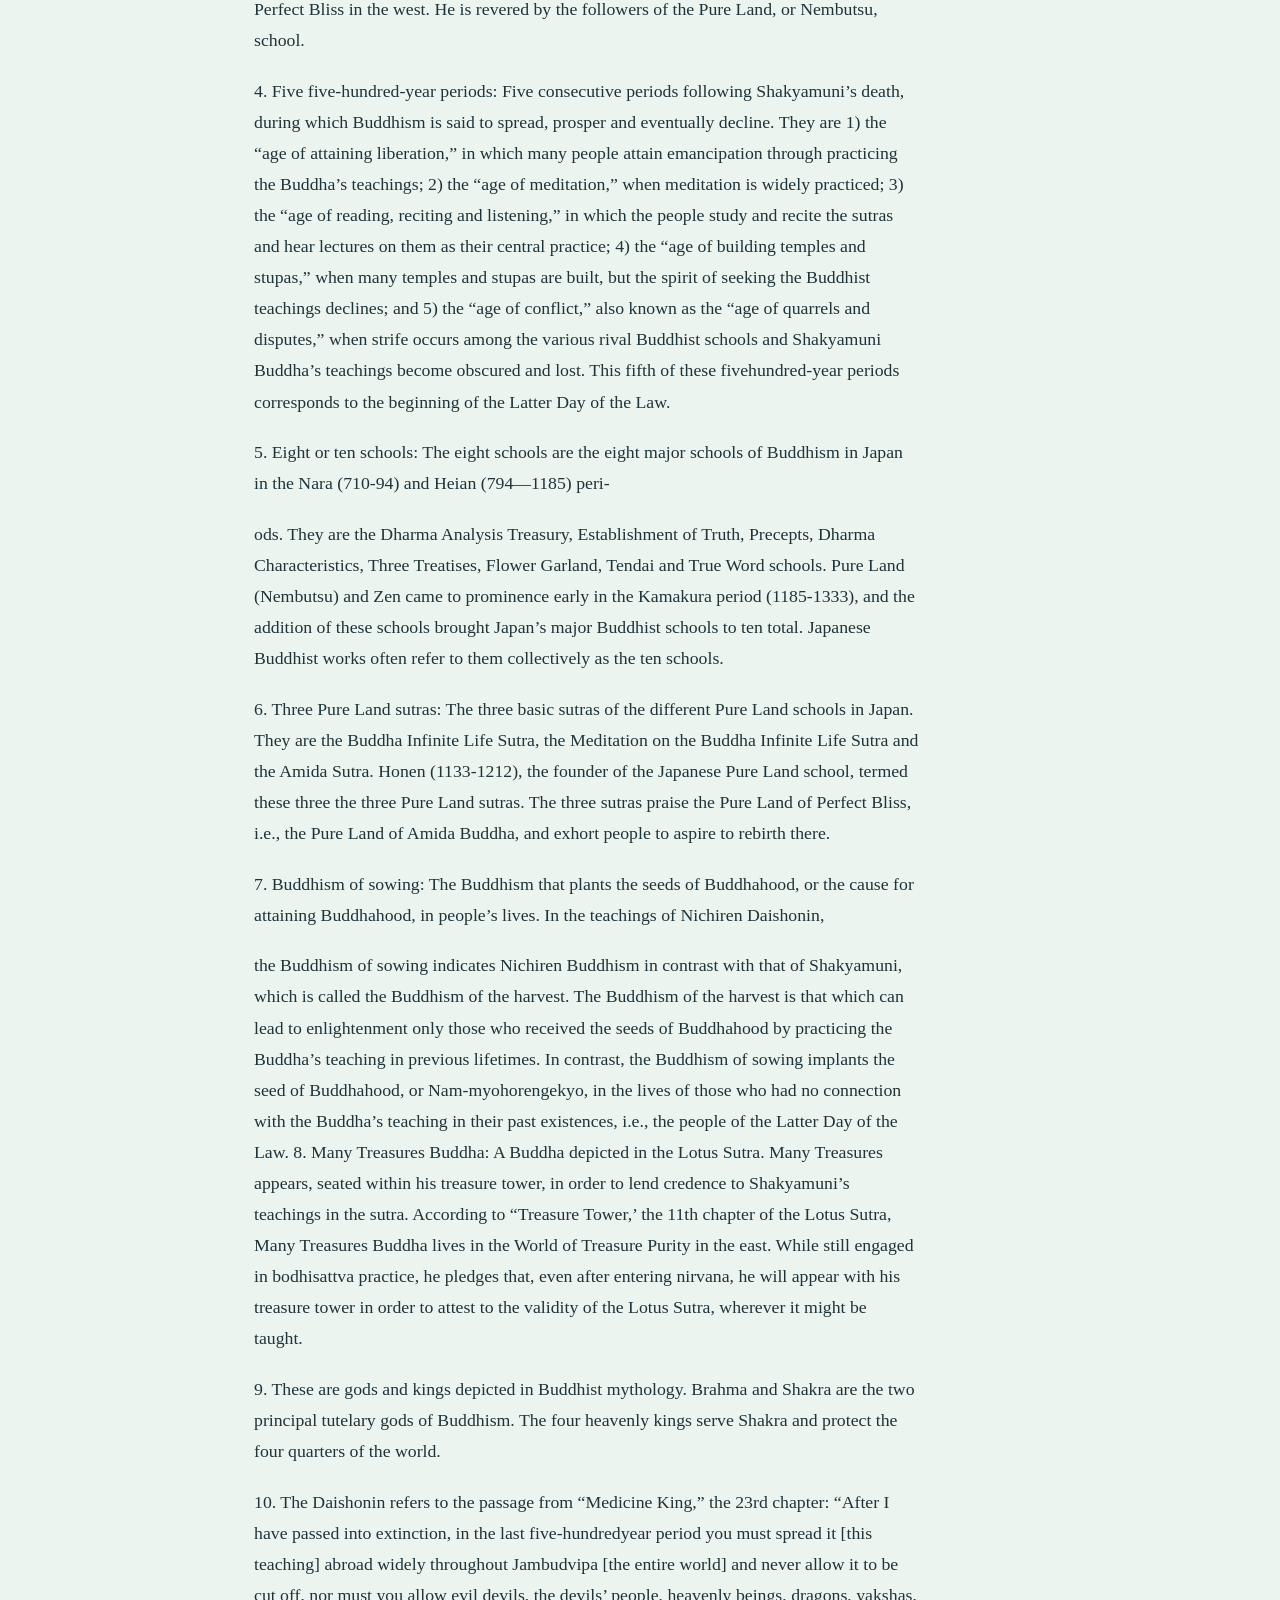
<file: living.html>
<!DOCTYPE html>

<html lang="en"><head><meta charset="utf-8"/><meta content="width=device-width,initial-scale=1" name="viewport"/><meta content="#13535a" name="theme-color"/><meta content="Mobile reading and encouragement from SGI Nichiren Buddhist publications" name="description"/><title>The Time for Worldwide Kosen-rufu, for World Peace — Make Every Day Count</title><link href="assets/site.css" rel="stylesheet"/></head><body><header class="top"><div class="container bar"><a class="logo" href="index.html">✦ Make Every Day Count</a></div></header><nav aria-label="Navigate between the three pages" class="section-tabs"><a href="index.html">Home · Encouragement</a><a href="tribune.html">World Tribune</a><a aria-current="page" href="living.html">Living Buddhism</a></nav><section class="hero" style="background-image:linear-gradient(105deg,rgba(9,55,63,.91),rgba(9,55,63,.45)),url('assets/community-houston.jpg')"><div class="container"><div class="kicker">Living Buddhism · November 2026 · pp. 30–38</div><h1>The Time for<br/>Worldwide Kosen-rufu,<br/>for World Peace</h1><p>Ikeda Sensei’s study lecture on Nichiren Daishonin’s “The Selection of the Time.”</p><a class="btn" href="#reading">Read as text</a><a class="btn outline" href="living.pdf">Open original PDF</a></div></section>
<section class="section"><div class="container narrow"><div class="kicker">A guided overview</div><h2>Recognize the time. Then create it.</h2><div class="story"><p>In his lecture on “The Selection of the Time,” Ikeda Sensei explores why Nichiren Daishonin saw his own troubled era as the time to spread Nam-myoho-renge-kyo. The lecture connects this history with the mission of kosen-rufu and the pursuit of a peaceful, compassionate society.</p><p>Rather than allowing conflict or confusion to determine our direction, Sensei emphasizes the importance of courage, solidarity, and compassionate action.</p><h2 id="right-time">The right time is created through determination</h2><blockquote class="pull">“The ‘time’ is not simply an objective condition”<span class="quotecredit">Ikeda Sensei · Living Buddhism, November 2026, p. 37</span></blockquote><p>Sensei recalls his own sustained daimoku and actions for kosen-rufu, and his commitment to foster others. The principle is relevant beyond the calendar: meaningful change is not just something that happens to us. It is something we work to bring about.</p><p>When applying this lecture to the remaining weeks of 2026, it is helpful to distinguish our own personal goals from the lecture’s central emphasis on advancing peace and kosen-rufu through compassionate action.</p></div><figure><img alt="Members singing together at a kosen-rufu gongyo meeting" class="photo" src="assets/community-denver.jpg"/><figcaption>Community photograph from Living Buddhism, November 2026, p. 33.</figcaption></figure><div class="story"><h2>A compassionate society of respect for all</h2><p>The lecture describes human revolution and the courage to help others as fundamental to creating peace. Rather than seeing victory only as an individual achievement, the message encourages us to treasure each person.</p><div class="callout"><strong>Reflection:</strong> What one action can I take today that advances both my own human revolution and the happiness of another person?</div></div><aside class="source">Reading note: The text was rebuilt from your watermark-free Living Buddhism screenshots. OCR may still introduce some errors, especially at column boundaries. The original PDF is available for cross-checking.</aside></div></section><section class="section muted" id="reading"><div class="container reading"><div class="kicker">Extracted from the clearer Living Buddhism screenshots · November 2026</div><h2>The Time for Worldwide Kosen-rufu, for World Peace</h2><p class="ocr-note">The article below follows the screenshots you supplied in reading order. Line-wrap hyphenation has been repaired and the unrelated website interface removed. Because some words fall at screenshot boundaries, compare uncertain passages with the original publication, also included below.</p><p>The original lecture was published in the January–June 2011 issues of Living Buddhism as part of “The Teachings for Victory.” This November 2026 installment continues Part 1.1 from the October issue.</p><section class="reader-section" id="page-30"><h2>Nam-myoho-renge-kyo Will Spread Widely in the Latter Day</h2><p>Question: Is there no way to determine them [i.e., the time and the capacity of the people]?</p><p>Answer: Let us borrow the eye of the Buddha to consider this question of time and capacity. Let us use the sun of the Buddha to illuminate the nation. ...</p><p>There is no doubt that our present age corresponds to the fifth five-hundred-year period described in the Great Collection Sutra, when “the pure Law will become obscured and lost.” But after the pure Law is obscured and lost, the great pure Law of Nam-myoho-renge-kyo, the heart and core of the Lotus Sutra, will surely spread and be widely declared throughout the land of Jambudvipa [this world in which we dwell]—with its eighty thousand kingdoms, their eighty thousand rulers, and the ministers and people in the domain of each ruler—just as the name of Amida is now chanted by the mouths of the priests, nuns, laymen, and laywomen in Japan. (The Writings of Nichiren Daishonin, vol. 1, pp. 540–41)</p></section><section class="reader-section" id="reading-main"><div class="label">Printed pp. 30–32</div><h2>Nam-myoho-renge-kyo Will Spread Widely in the Latter Day</h2><div class="ocr"><p>(“The Selection of the Time,” The Writings of Nichiren Daishonin, vol. 1, pp. 540— 41) If it is true, then, that the Buddha expounded the Law not according to people’s capacity but according to the time, the following question arises: “When is the time for preaching the Hinayana or provisional Mahayana sutras, and when is the time for preaching the Lotus Sutra?” (WND-1, 540). How can ordinary people know the time and capacity with regard to the Buddha’s various teachings? By way of response, Nichiren Daishonin says: “Let us borrow the eye of</p><p>the Buddha to consider this question of time and capacity. Let us use the sun of the Buddha to illuminate the nation” (WND-1, 540). The “eye of the Buddha” means the Buddha’s insightful vision that can perceive the true aspect of all phenomena. The “sun of the Buddha” means the Buddha wisdom that, like the sun’s rays, can illuminate everything. To “borrow the eye of the Buddha to consider this question of time and capacity,” therefore, means to determine the time and capacity in light of the sutras, while to “use the sun of the Buddha to illuminate the nation” means to understand the reality of the land in light of the sutras. Here, Nichiren underscores the importance of judging matters of time and capacity as well as the situ-</p><p>ation in the land, not based on the arbitrary opinions of different Buddhist teachers or scholars, but on the Buddha’s own teachings.</p><p>As a key sutra reference for determining the time, he cites the section in the Great Collection Sutra where Shakyamuni predicts the future after his passing in terms of “five fivehundred-year periods.”4 These five periods are respectively known as 1) the age of attaining liberation, 2) the age of meditation, 3) the age of reading, reciting and listening, 4) the age of building temples and stupas and 5) the age of conflicts, which is also described more specifically as “an age of quarrels and disputes when the pure Law becomes obscured and lost.” Nichiren then proceeds to give a detailed description of which teachings of the Buddha flourish and spread during each of these fivehundred-year periods (see WND-1, 544-50).</p><p>It is the fifth five-hundred-year period, however, that is Nichiren Daishonin’s main focus. As I have noted already, this age of conflict is a time when quarrels and disputes arise in the realm of Buddhism and</p><p>the pure Law, the correct teaching of the Buddha, becomes obscured and lost (see WND-1, 541). This, in fact, perfectly describes the situation in Japan during the Daishonin’s day.</p><p>In Japan, Shakyamuni’s Buddhism had split into what were known as the eight or ten schools,5 with each asserting its correctness in opposition to the others; the Buddha’s teachings became increasingly confused and jumbled. The lack of a sound philosophy or belief system caused the people’s lives to become disordered. In addition, there had been a series of natural disasters and instances of civil strife, which inflicted much misery and suffering on people throughout the land.</p><p>The Pure Land (Nembutsu) school of the day taught that—after the pure Law of Shakyamuni Buddha’s other teachings had been obscured and lost—the great pure Law expounded in the three Pure Land sutras6 would spread (see WND-1, 541). This arose from a view that placed disproportionate emphasis on people’s capacity, insisting that the easy-to-practice way of the Nembutsu was suited to the people of the Latter Day, given</p><p>their inferior capacity.</p><p>Nichiren, however, places foremost importance on the time, a stance that is based on his in-depth study of the sutras. He therefore clearly states in this writing that after Shakyamuni’s pure Law has been obscured and lost, it will be time for “the great pure Law of Nam-myohorenge-kyo, the heart and core of the Lotus Sutra” to spread widely throughout the world (see WND-1, 541). This is Nichiren’s towering declaration as a person actively committed to transforming the Latter Day from an age of Buddhism in decline into an age of kosen-rufu and the flourishing of the correct teaching of the Mystic Law in the Latter Day.</p><p>The teaching to be spread in the Latter Day to free people from suffering is the great Law of Nichiren Buddhism of sowing7—that is, Nammyoho-renge-kyo—which has the power to directly activate the Buddha nature in each individual's life, irrespective of their capacity for understanding. As the fundamental “seed of Buddhahood” by which all Buddhas are born, the Law of Nam-</p><p>myoho-renge-kyo enables people of this defiled latter age to positively transform their lives on the most fundamental level.</p><h3>The Lotus Sutra’s Prediction of the Spread of the Mystic Law in the Latter Day</h3><p>These passages [that indicate that the great pure Law will spread abroad widely in the Latter Day] describe the following situation. During the fifth five-hundred-year period, eminent priests who are possessed by evil demons will be found everywhere throughout the country. At that time, a single wise man will appear. The eminent priests who are possessed by evil demons will deceive the ruler, his ministers, and the common people into slandering and abusing this man, attacking him with sticks, staves, shards, and rubble, and condemning him to exile or death. At that time, Shakyamuni, Many Treasures,8 and the Buddhas of the ten directions will speak to the great bodhisattvas who sprang up from the earth [i.e., the Bodhisattvas of the Earth], and the great bodhisattvas will in turn report to Brahma, Shakra, the gods of the sun</p></div><figure><img alt="SGI members gathered at a kosen-rufu gongyo meeting in September 2026" loading="lazy" src="assets/community-denver.jpg"/><figcaption>Members at a kosen-rufu gongyo meeting, September 2026.</figcaption></figure><p class="source-note">Source: Living Buddhism, November 2026 · Printed pp. 30–32</p></section><section class="reader-section" id="page-32"><div class="label">Printed pp. 32–34</div><h2>The Lotus Sutra’s Prediction of the Spread of the Mystic Law in the Latter Day</h2><div class="ocr"><p>and moon, and the four heavenly kings.9 As a result [through the workings of the heavenly beings to rebuke people’s slander of the Law], strange occurrences and unusual disturbances will appear in abundance in the heavens and on earth.</p><p>If there are countries whose rulers fail to heed this warning [against slandering the Law], then the Buddhas and the great bodhisattvas will order neighboring countries to attack the evil rulers and evil priests of those countries. Then great struggles and disputes such as have never been known in the past will break out in Jambudvipa [the entire world].</p><p>At that time, all the people living in the land illuminated by the sun and moon, fearing the destruction of their nation or the loss of their lives, will pray to the Buddhas and bodhisattvas for help. And if there is no sign that their prayers will be answered, they will put their faith in this single humble priest whom they earlier hated. Then all the countless eminent priests, the great rulers of the eighty thousand countries [of all of Jambudvipa], and the numberless</p><p>common people will all bow their heads to the ground, press their palms together, and in one voice will chant Nam-myoho-renge-kyo. (WND-1, 542)</p><p>Prior to this section, Nichiren Daishonin cites a number of passages from the Lotus Sutra, including from “Medicine King” and “Encouraging Devotion,” the 23rd and 13th chapters,10 to corroborate his assertion that the Mystic Law will spread widely in the Latter Day (see WND-1, 542). In this present section, he proceeds to summarize these passages into essentially the following five main points:</p><p>1. During the fifth five-hundred-year period— the “age of quarrels and disputes,” when the teachings of Shakyamuni Buddha become obscured and lost—the land will be filled with eminent Buddhist priests, who are “possessed by evil demons.” 11 This is a reference to the three powerful enemies,12 who the “Encouraging Devotion” chapter predicts will appear in the evil age after the Buddha’s passing, the most formidable of which is the group known as “arrogant false sages.”</p><p>2. At that time a “single wise man” will appear. This, needless to say, refers to Nichiren Daishonin himself. 3. Eminent priests possessed by demons will slander and defame this wise person to the secular authorities and influential people of the day, inciting them to physically attack him “with sticks, staves, shards, and rubble” and to condemn him to exile or death. 4. When this wise person is persecuted by the ruler and people throughout the land, strange occurrences and unusual disturbances will appear in the heavens and on earth as a form of rebuke from the heavenly deities. If this warning is not heeded, then “great struggles and disputes such as have never been known in the past” will break out in the world.</p><p>5. At that time, fearing the destruction of their nation or the loss of their lives, the ruler and common people will put their faith in this wise person whom they had earlier persecuted, and come to chant Nammyoho-renge-kyo.</p><p>In terms of Nichiren’s time in 13thcentury Japan, “great struggles and</p><p>disputes such as have never been known in the past” indicated invasion by the Mongol forces—an attack by a foreign power, something Japan had never previously experienced. As I mentioned earlier, in “On Establishing the Correct Teaching for the Peace of the Land,” written more than a decade before “The Selection of the Time,” Nichiren had warned that this disaster of foreign invasion would befall Japan [as a result of the entire nation turning against the correct teaching of Buddhism]. He had submitted this treatise to remonstrate with the country’s rulers, knowingly risking persecution in order to save people from the tragedy and suffering of war.</p><p>I once published a volume of lectures on “The Selection of the Time” (in 1964). Mr. Toda had made an initial start on writing a series of lectures on this work, and I brought the project to completion after his death; the finished volume, therefore, was a joint production of mentor and disciple.</p><p>In this early series, I remember discussing at length the question of</p><p>how Nichiren’s reference to “great struggles and disputes such as have never been known in the past” should be interpreted in the present age. I noted that some might take the view that this vision of unprecedented war and strife engulfing the world alludes to the future outbreak of a Third World War. But any such global conflict in our nuclear age, I observed, would mean almost certain destruction for the human race; given this scenario, therefore, we must absolutely ensure that a Third World War never happens. Based on this reasoning, I explained that I chose to interpret “great struggles and disputes such as have never been known in the past” as referring to the Second World War, and to continue emphasizing the importance of courageously pressing ahead on the path of kosen-rufu to create a world where peace prevails.</p><p>My sentiments today are the same. Rather, they have only grown stronger. We absolutely have to achieve peace. Last year, I issued a nuclear disarmament proposal.13 In Mr. Toda’s landmark declaration for the abolition of nuclear weapons (in September 1957), he passionately</p><p>stated: “It is my wish to attack the problem at its root, that is, to rip out the claws that are hidden in the very depths of this issue.” Making his spirit my own, I have taken action toward the goal of realizing a world without nuclear weapons. I would now like to pass on the baton of worldwide kosen-rufu— that is, the baton of peace creation—to the youth of Soka.</p><p>For all people to live in peace and security is without doubt the central focus of Nichiren Buddhism. In “On Establishing the Correct Teaching for the Peace of the Land,” he explains that the reason he so strongly rebukes the ruler is to prevent the turmoil of war that would arise from the disasters of internal strife and foreign invasion—the only remaining two of the seven disasters14 predicted in the sutras that had not yet appeared in the Japan of the Daishonin’s day.</p><p>“The Selection of the Time” can also be viewed as an ardent call for peace before it is too late. “Let us prevent the occurrence of great strife and conflict that causes people suffering! Let us realize a peaceful world for the</p></div><p class="source-note">Source: Living Buddhism, November 2026 · Printed pp. 32–34</p></section><section class="reader-section" id="page-35"><div class="label">Printed pp. 35–37</div><h2>Constructing a Compassionate Society of Respect for All</h2><div class="ocr"><p>prosperity and security of people everywhere!”—this is our fundamental stance as Buddhists and the spirit of Nichiren Buddhism. Constructing a Compassionate Society of Respect for All Nichiren Daishonin appeared in the “age of quarrels and disputes” of the Latter Day of the Law. More specifically, it was the Kamakura period (1192-1333), which saw the first ever establishment of a military regime in Japan. It was also a time when the country faced the threat of foreign invasion. Taking these circumstances into account, an apt subtitle for “The Selection of the Time” might be “Choosing Peace.”</p><p>And, as I stated at the outset, the Soka Gakkai emerged in the period between World Wars I and IL. This was a time when Japan was rushing headlong down the path to militarism. It is also a fact that the SGI was inaugurated during a period when the Cold War continued to drag on and tensions were running high between China and the Soviet Union. What should humanity learn from</p><p>these two world wars of the 20th century? That the absolute truths that “nothing is more tragic and cruel than war” and “nothing is more precious than peace” need to become universal human values. Hence, the profound significance of our efforts to spread the life-affirming principles and ideals of Nichiren Buddhism toward the realization of lasting peace.</p><p>The “claws that are hidden in the very depths of the issue [of nuclear weapons],” of which Mr. Toda spoke in his declaration, in fact, refer to the fundamental darkness or ignorance15 that resides in the depths of human life. This innate darkness gives rise to deluded impulses that manifest as greed, anger and foolishness and are the root source of all evil and misery.</p><p>The Lotus Sutra passages cited by Nichiren in “The Selection of the Time,” which I discussed earlier, accurately describe the reality of the “age of quarrels and disputes.” Evil demons possess the minds of arrogant priests who are hungry for renown and profit and cause them to repudiate the correct teaching and its</p><p>votary. In a sense, there is no greater ignorance than this. The workings of fundamental darkness seek to prevent people’s innate enlightened nature from manifesting.</p><p>Battling fundamental darkness is tantamount to battling the evil or negativity inherent in human life. Genuine practitioners of the Lotus Sutra do not retreat a single step in this struggle. And by triumphing over the three obstacles and four devils,16 and also the onslaughts of the three powerful enemies, practitioners can eloquently demonstrate the brilliant potential of the fundamental nature of enlightenment or Dharma nature17 that all people possess. This proof upsets others’ erroneous attachments and causes them to question their beliefs.</p><p>The struggle against fundamental darkness is a challenge to break through people’s distrust and disrespect for human life and awaken them to the innate dignity of the human being. In this sense, I think we can also view Nichiren’s warning of “great struggles and disputes such as have never been known in the past” as a deliberate attempt to</p><p>unsettle people’s erroneous beliefs in order to break through the walls of prejudice and powerlessness in their hearts.</p><p>Our humanity must win over the devilish nature inherent in life. This is the struggle of kosen-rufu.</p><p>The purpose of Buddhism is to enfold humankind in a warm current of compassion. Mr. Toda said: “When you practice Buddhism in a way that truly matches the time, you can naturally take compassionate action.” Our efforts to treasure each person are building a compassionate society of respect for all.</p><p>Mr. Toda also said that as ordinary people we need courage to continue taking compassionate action. This, he declared, is none other than the courage to help others, the courage to improve ourselves, the courage to challenge our human revolution and the courage to work for kosen-rufu. Now, in the 21st century, will the ideas of respect for the sanctity of life and human dignity come to be widely established through a spiritual solidarity of conscientious</p><p>people across the globe? Or will we see a prevalence of ideas that denigrate the sanctity of life and human dignity, resulting from a causal chain of mistrust and hatred generated by fundamental darkness or ignorance? I believe it is deeply meaningful that, as humanity now stands at this crossroads, our Soka alliance is steadily spreading throughout the world with a commitment to foster and promote positive human values. People’s hearts are swayed by the currents of the times.</p><p class="read-aloud-highlight" id="read-aloud-right-time"><span class="read-aloud-label">Read aloud · Create the right time</span>Without positive action, there is a danger of losing all direction. A strong determination to move the times toward solid good is the driving force that propels us to create the right time. The “time” is not simply an objective condition; it is carved, in essence, by a firm will. In other words, a sound age is created by the will to fight and win, day after day, steadily and surely, no matter whether anyone is watching our efforts or not. Mr. Toda said: “We should focus our efforts on fostering one new sincere member, and then foster another, and another. This is what creates the time.” In this sense, the right time is not something that we wait for, but something that we ourselves must create. This is what I learned from my mentor during my youthful struggles at his side.</p><p>I have always taken action with the conviction that the right time is something we achieve through determination and effort, that it all comes down to personally challenging ourselves. Rather than sitting in quiet contemplation, I have chanted daimoku and taken action—traveling, speaking and writing tirelessly to spread the philosophy of Nichiren Buddhism—opening the doors of people’s hearts and helping them construct an invincible fortress of peace and happiness in their lives. I am also confident that this is what it means to “select the time”—or choose the right time—in terms of our individual Buddhist practice. Nichiren Daishonin, the Buddha of the Latter Day, said: “I, Nichiren, conscious of the age we live in, now wish to give wide propagation to this doctrine [of the Three Great Secret Laws (i.e., Nam-myoho-renge-kyo)]” (“Receiving of the Three Great Secret Laws,” WND-2, 988).</p><p>Mr. Toda declared: “To meet and</p></div><figure><img alt="SGI members gathered at a kosen-rufu gongyo meeting in September 2026" loading="lazy" src="assets/community-houston.jpg"/><figcaption>Members at a kosen-rufu gongyo meeting, September 2026.</figcaption></figure><p class="source-note">Source: Living Buddhism, November 2026 · Printed pp. 35–37</p></section><section class="reader-section" id="page-37"><div class="label">Printed p. 37 and notes on p. 38</div><h2>Choosing the Right Time Through Determination and Action</h2><div class="ocr"><p>encounter an auspicious time, to be in rhythm with that time, makes having been born worthwhile. ... It is my greatest joy, bar none, to have received the Buddha’s decree for kosen-rufu.”</p><h3>Notes</h3><p>1. One of the five types of vision—the physical eyes, the heavenly eye, the wisdom eye, the Dharma eye and the Buddha eye. The “eye of the Buddha” here means the sutras that consist of Shakyamuni’s teachings.</p><p>2. Great Collection Sutra: A collection of sutras translated into Chinese by Dharmaraksha (385-433) and others. These sutras were compiled into a single sutra, or the Great Collection Sutra, by Seng-chiu of the Sui dynasty in 586. The work predicts how the spread of Buddhism will unfold over the five five-hundred-year periods following Shakyamuni’s death.</p><p>3. Amida is a Buddha described in the Pure Land sutras as dwelling in the Pure Land of Perfect Bliss in the west. He is revered by the followers of the Pure Land, or Nembutsu, school.</p><p>4. Five five-hundred-year periods: Five consecutive periods following Shakyamuni’s death, during which Buddhism is said to spread, prosper and eventually decline. They are 1) the “age of attaining liberation,” in which many people attain emancipation through practicing the Buddha’s teachings; 2) the “age of meditation,” when meditation is widely practiced; 3) the “age of reading, reciting and listening,” in which the people study and recite the sutras and hear lectures on them as their central practice; 4) the “age of building temples and stupas,” when many temples and stupas are built, but the spirit of seeking the Buddhist teachings declines; and 5) the “age of conflict,” also known as the “age of quarrels and disputes,” when strife occurs among the various rival Buddhist schools and Shakyamuni Buddha’s teachings become obscured and lost. This fifth of these fivehundred-year periods corresponds to the beginning of the Latter Day of the Law.</p><p>5. Eight or ten schools: The eight schools are the eight major schools of Buddhism in Japan in the Nara (710-94) and Heian (794—1185) peri-</p><p>ods. They are the Dharma Analysis Treasury, Establishment of Truth, Precepts, Dharma Characteristics, Three Treatises, Flower Garland, Tendai and True Word schools. Pure Land (Nembutsu) and Zen came to prominence early in the Kamakura period (1185-1333), and the addition of these schools brought Japan’s major Buddhist schools to ten total. Japanese Buddhist works often refer to them collectively as the ten schools.</p><p>6. Three Pure Land sutras: The three basic sutras of the different Pure Land schools in Japan. They are the Buddha Infinite Life Sutra, the Meditation on the Buddha Infinite Life Sutra and the Amida Sutra. Honen (1133-1212), the founder of the Japanese Pure Land school, termed these three the three Pure Land sutras. The three sutras praise the Pure Land of Perfect Bliss, i.e., the Pure Land of Amida Buddha, and exhort people to aspire to rebirth there.</p><p>7. Buddhism of sowing: The Buddhism that plants the seeds of Buddhahood, or the cause for attaining Buddhahood, in people’s lives. In the teachings of Nichiren Daishonin,</p><p>the Buddhism of sowing indicates Nichiren Buddhism in contrast with that of Shakyamuni, which is called the Buddhism of the harvest. The Buddhism of the harvest is that which can lead to enlightenment only those who received the seeds of Buddhahood by practicing the Buddha’s teaching in previous lifetimes. In contrast, the Buddhism of sowing implants the seed of Buddhahood, or Nam-myohorengekyo, in the lives of those who had no connection with the Buddha’s teaching in their past existences, i.e., the people of the Latter Day of the Law. 8. Many Treasures Buddha: A Buddha depicted in the Lotus Sutra. Many Treasures appears, seated within his treasure tower, in order to lend credence to Shakyamuni’s teachings in the sutra. According to “Treasure Tower,’ the 11th chapter of the Lotus Sutra, Many Treasures Buddha lives in the World of Treasure Purity in the east. While still engaged in bodhisattva practice, he pledges that, even after entering nirvana, he will appear with his treasure tower in order to attest to the validity of the Lotus Sutra, wherever it might be taught.</p><p>9. These are gods and kings depicted in Buddhist mythology. Brahma and Shakra are the two principal tutelary gods of Buddhism. The four heavenly kings serve Shakra and protect the four quarters of the world.</p><p>10. The Daishonin refers to the passage from “Medicine King,” the 23rd chapter: “After I have passed into extinction, in the last five-hundredyear period you must spread it [this teaching] abroad widely throughout Jambudvipa [the entire world] and never allow it to be cut off, nor must you allow evil devils, the devils’ people, heavenly beings, dragons, yakshas, kumbhanda demons, or others to seize the advantage!” (The Lotus Sutra and Its Opening and Closing Sutras, p. 330.) He also cites the following passages from “Encouraging Devotion,” the 13th chapter: “In that evil age there will be monks,” “Or there will be forestdwelling monks,” and “Evil demons will take possession of others” (LSOC, pp. 232-33).</p><p>11. This refers to the passage from “Encouraging Devotion,” the 13th chapter: “Evil demons will take possession of others.” It means that</p><p>negative functions will enter people’s lives, causing them to revile and denigrate those who embrace and protect the correct teaching of Buddhism, and to obstruct their Buddhist practice.</p><p>12. Three powerful enemies: Three types of arrogant people who persecute those who propagate the Lotus Sutra in the evil age after Shakyamuni Buddha’s death, described in the concluding verse section of “Encouraging Devotion,” the 13th chapter of the Lotus Sutra. The Great Teacher Miao-lo (711-82) of China summarizes them as arrogant lay people, arrogant priests and arrogant false sages.</p><p>13. Ina September 2009 proposal titled “Building Global Solidarity Toward Nuclear Abolition,” Ikeda Sensei clarifies the modern significance of Mr. Toda’s declaration and makes five proposals toward the realization of a world free of nuclear weapons. For reference, see &lt;http://www.daisakuikeda.org/sub/ resources/works/props/disarm_proposal.html &gt; (accessed on Sept. 1, 2026).</p></div><p class="source-note">Source: Living Buddhism, November 2026 · Printed p. 37 and notes on p. 38</p></section><section class="reader-section" id="page-38"><div class="label">Printed p. 38</div><h2>Notes (continued)</h2><div class="ocr"><p>14. The seven disasters are said to be caused by slander of the correct teaching. The Medicine Master Sutra defines the seven disasters as: 1) pestilence, 2) foreign invasion, 3) internal strife, 4) extraordinary changes in the heavens, 5) solar and lunar eclipses, 6) unseasonable storms and 7) drought.</p><p>15. Fundamental darkness or ignorance: The most deeply rooted illusion inherent in life, said to give rise to all other illusions. Fundamental darkness means the inability to see or recognize the truth, particularly the true nature of one’s life. Nichiren Daishonin interprets fundamental darkness as ignorance of the ultimate Law, or ignorance of the fact that one’s life is essentially a manifestation of the Law, which he identifies as Nam-myoho-renge-kyo.</p><p>16. Three obstacles and four devils: Various obstacles and hindrances to the practice of Buddhism. The three obstacles are 1) the obstacle of earthly desires, 2) the obstacle of karma and 3) the obstacle of retribution. The four devils are 1) the hindrance of the earthly desires, 2) the hindrance of the five compon-</p><p>ents, 3) the hindrance of death and 4) the hindrance of the devil king. 17. Fundamental nature of enlightenment, or Dharma nature: The unchanging nature inherent in all things and phenomena. It is identified with the fundamental Law itself, the essence of the Buddha’s enlightenment, or ultimate truth. do O ¢ AH</p></div><p class="source-note">Source: Living Buddhism, November 2026 · Printed p. 38</p></section><p class="source-note">Original source: <a href="living.pdf">Open the nine-page Living Buddhism PDF</a></p></div></section><nav aria-label="Continue to another section" class="bottom-navigation"><div class="container"><h2>Continue reading</h2><div class="page-links"><a href="index.html">Home · Encouragement →</a><a href="tribune.html">World Tribune →</a><a aria-current="page" href="living.html">Living Buddhism · Current page</a></div></div></nav><footer><div class="container">Personal SGI study resource · November 2026. Original magazine words and sources are attributed. Editorial encouragement is an interpretation, not a quotation. OCR text may contain transcription errors; compare with the attached original PDF.</div></footer></body></html>
</file>
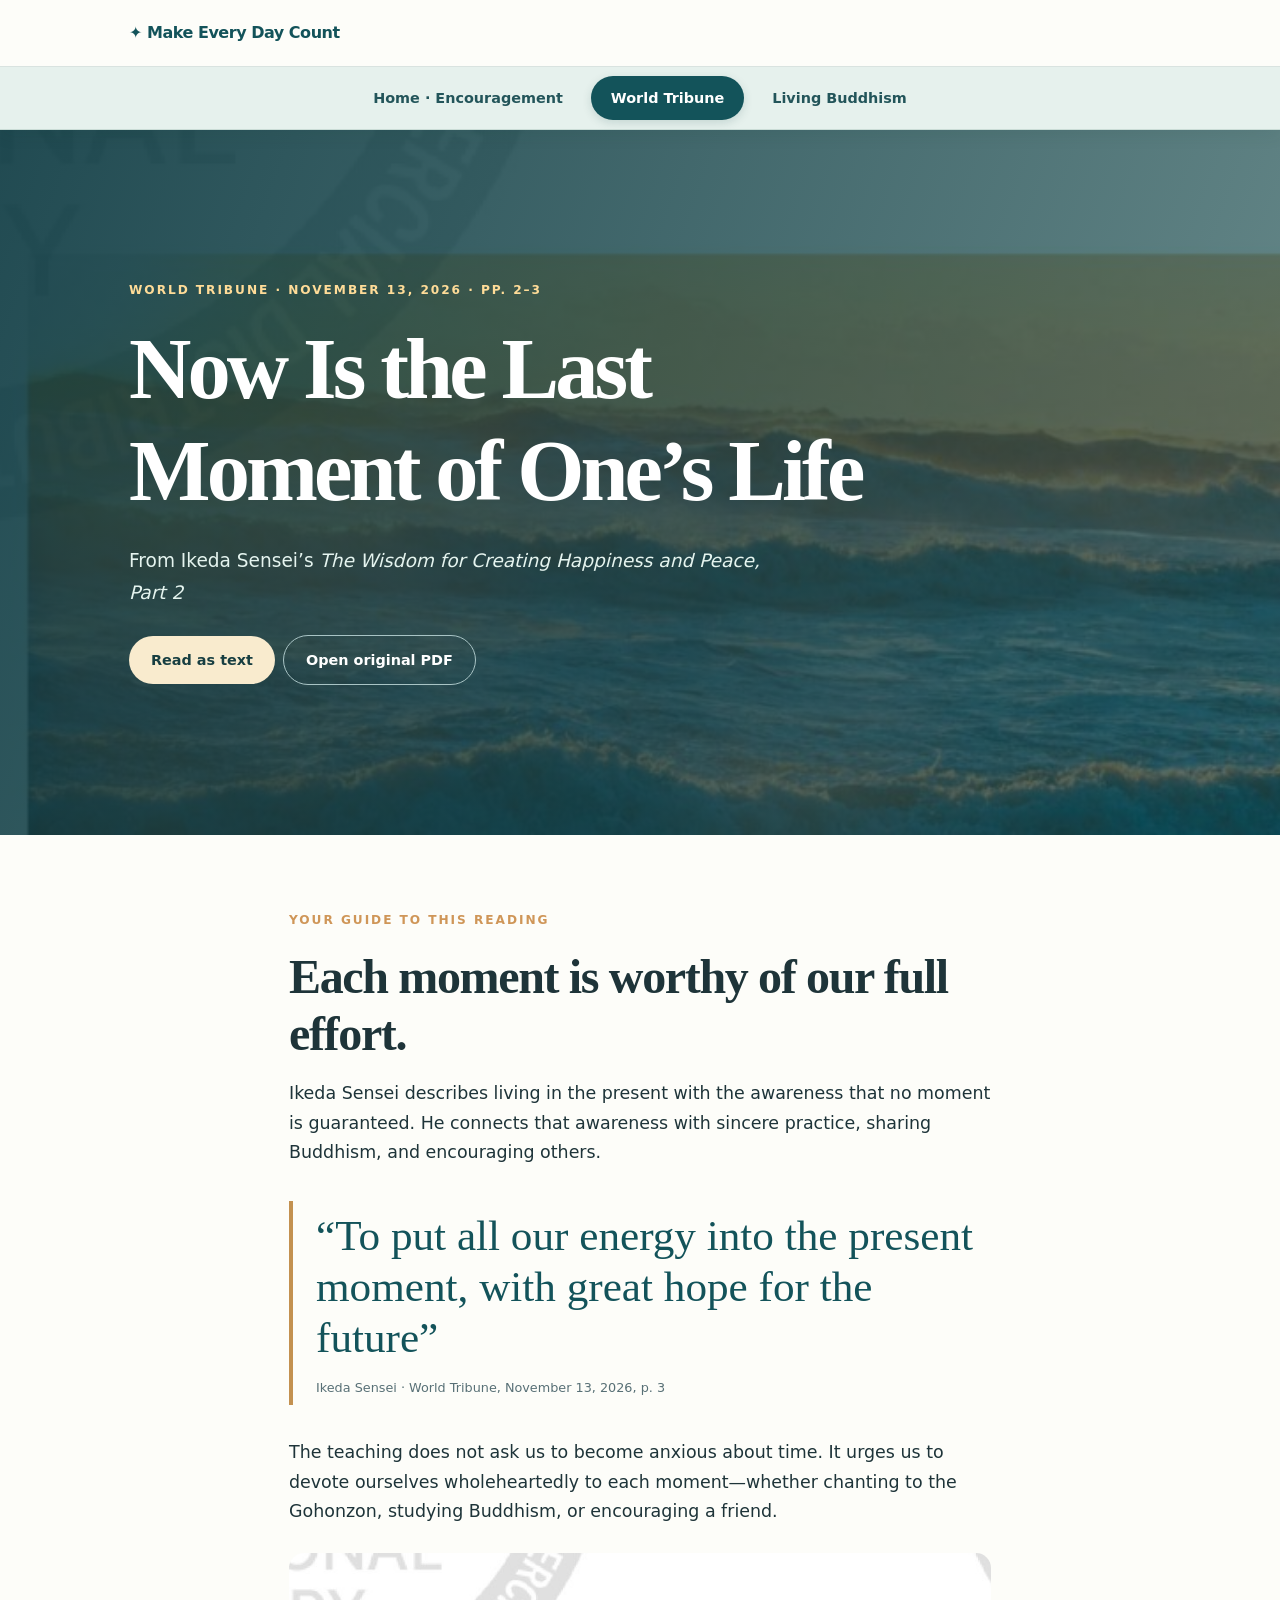
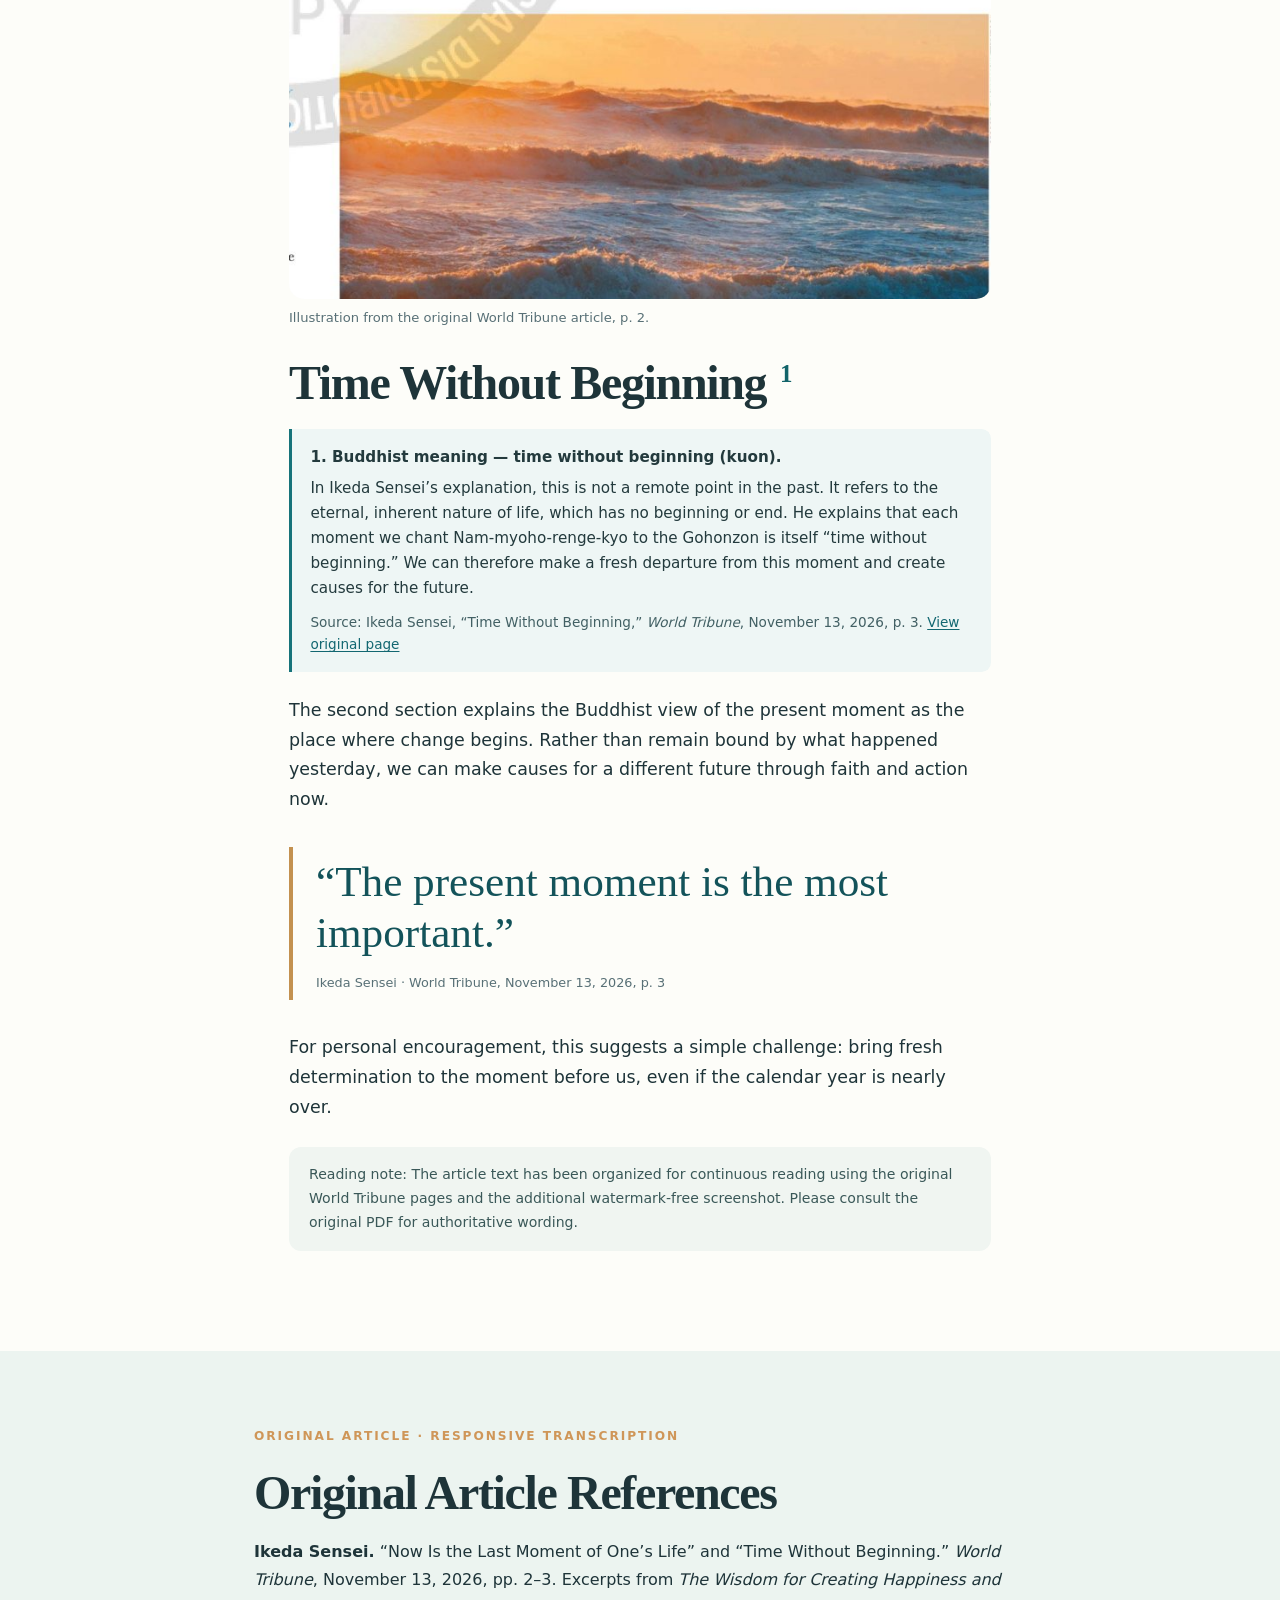
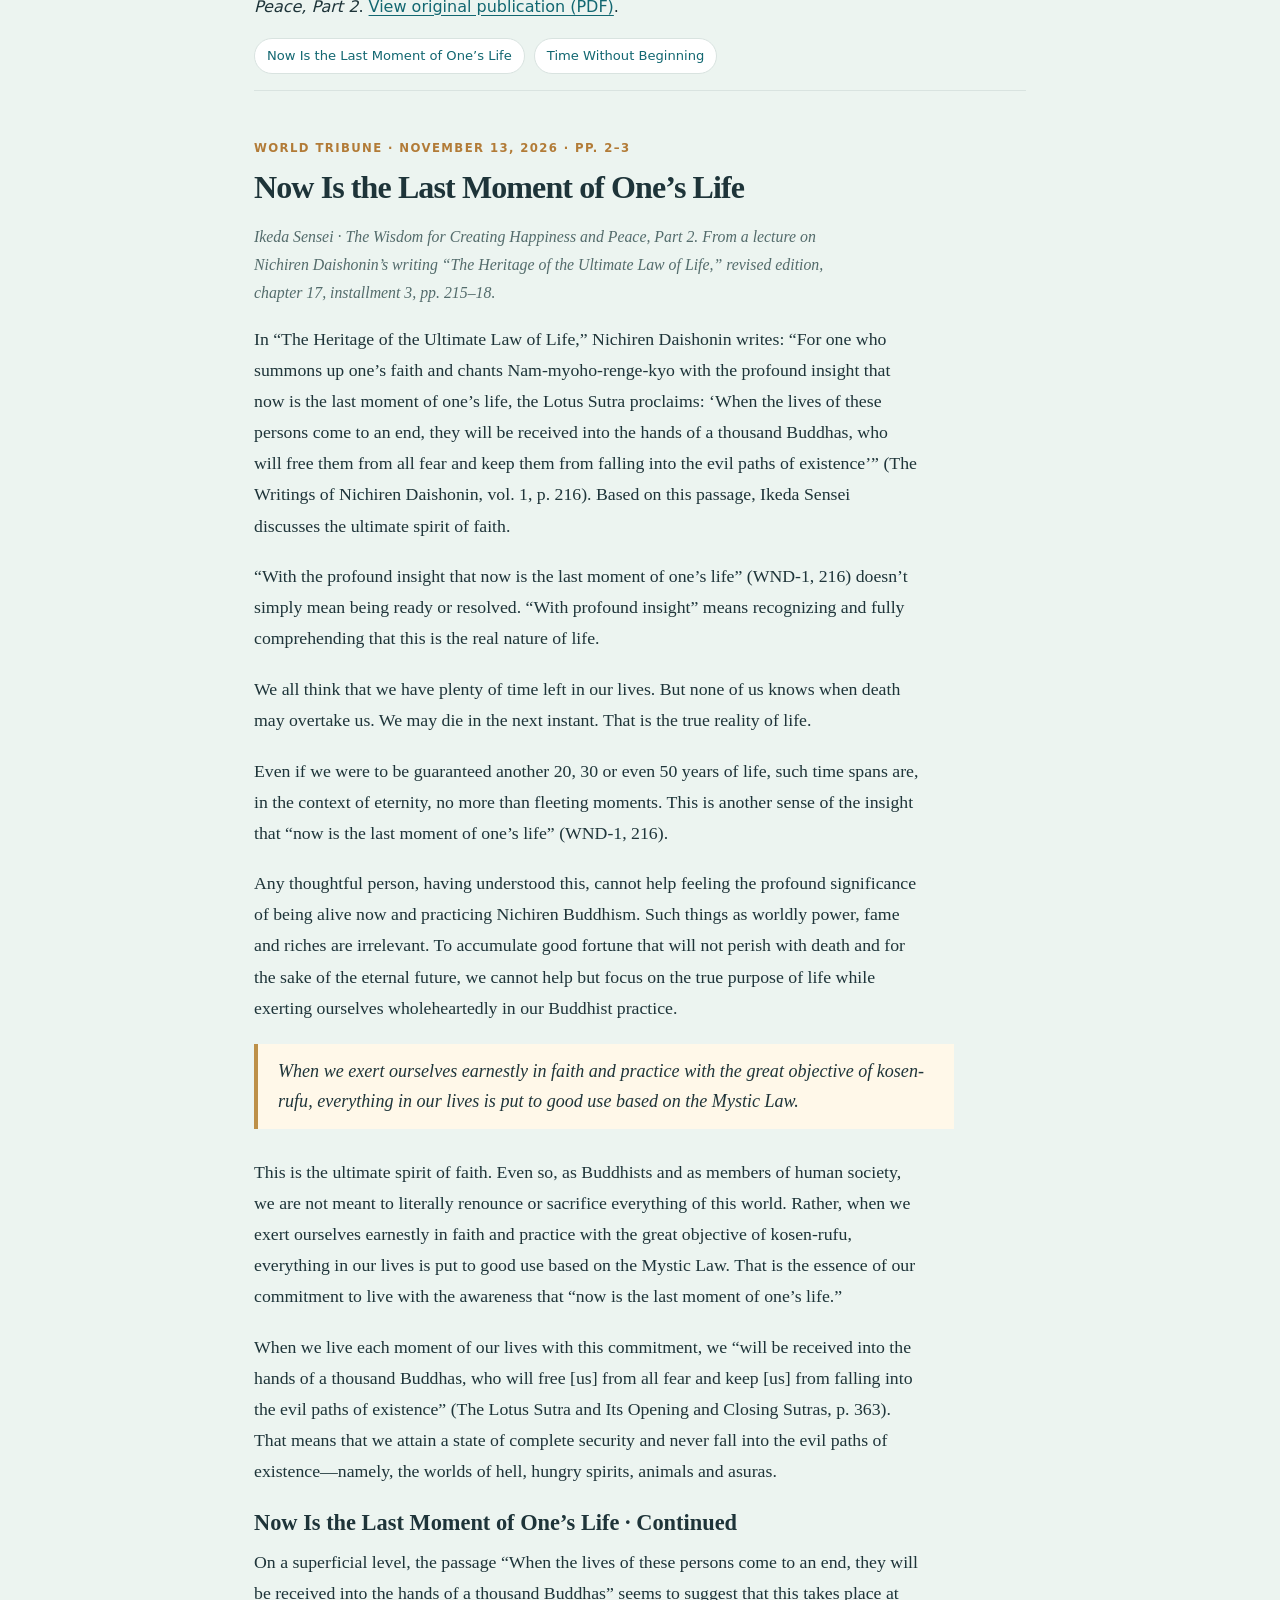
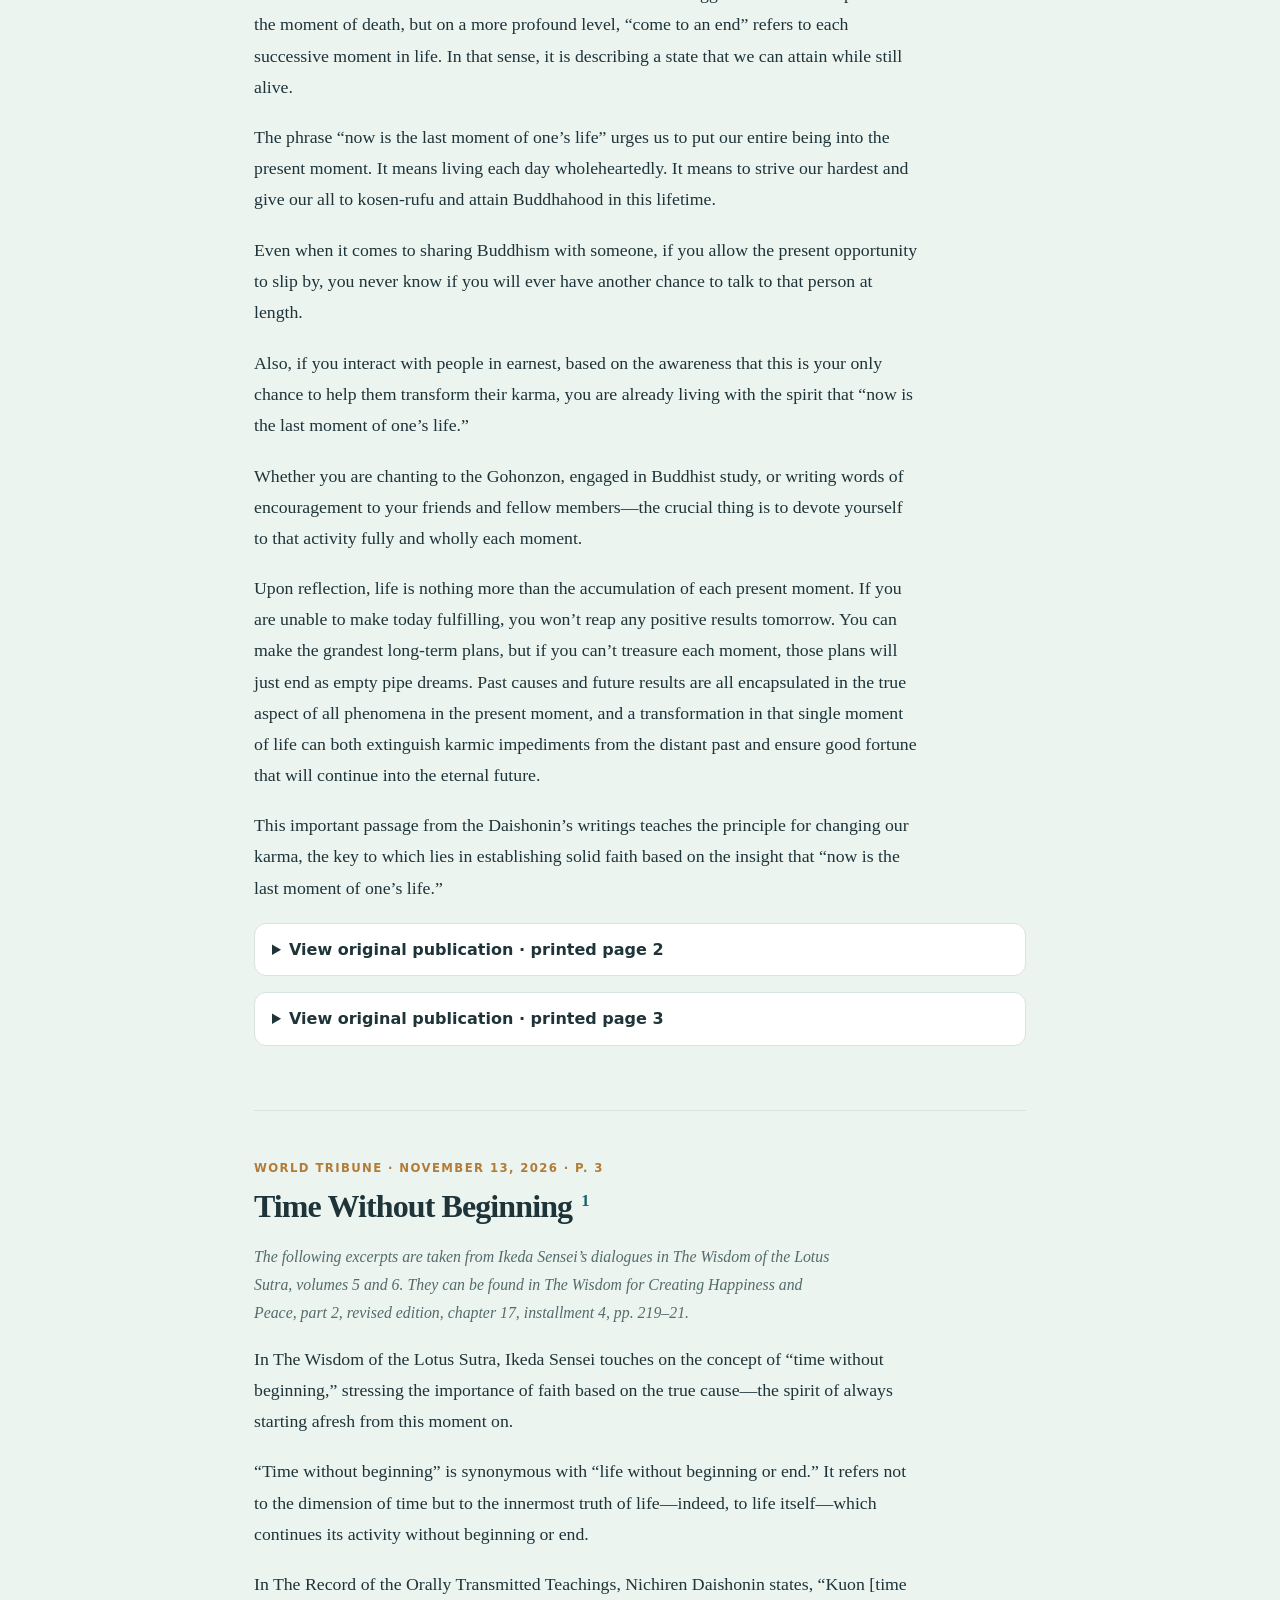
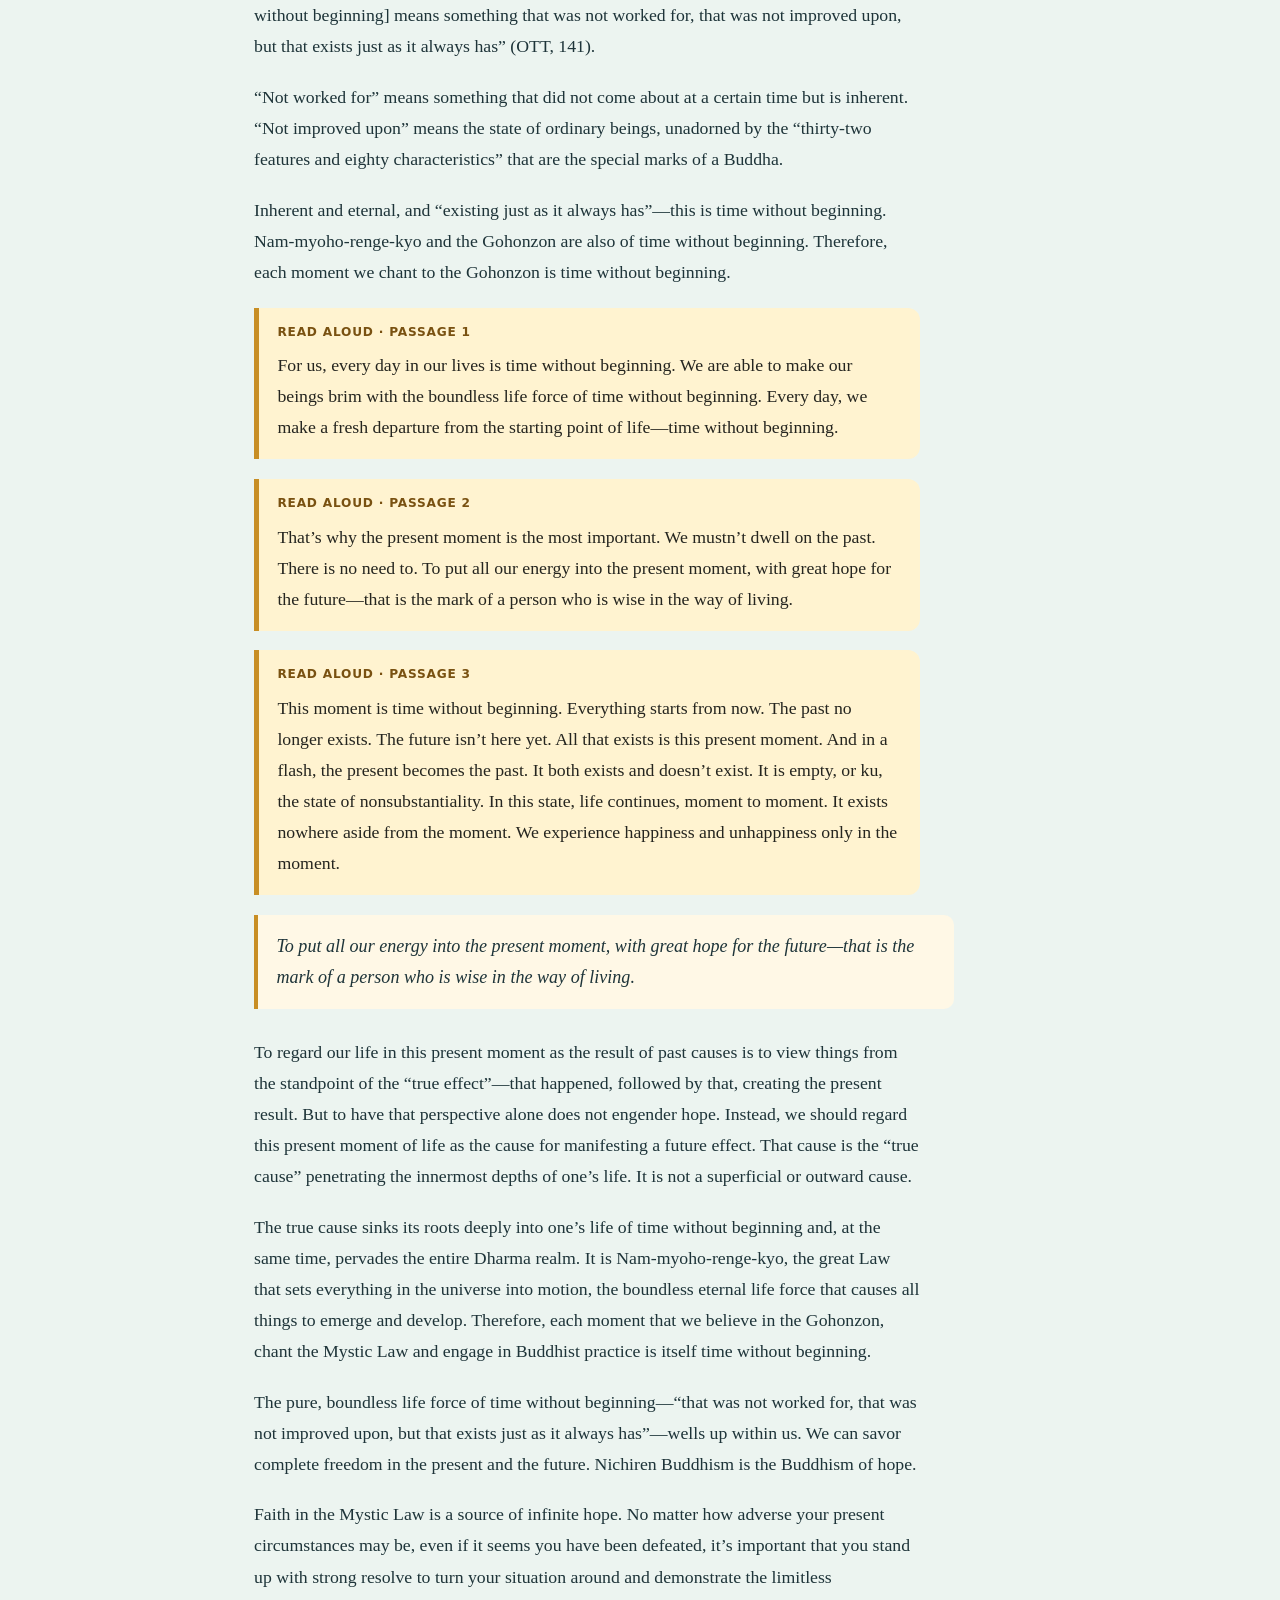
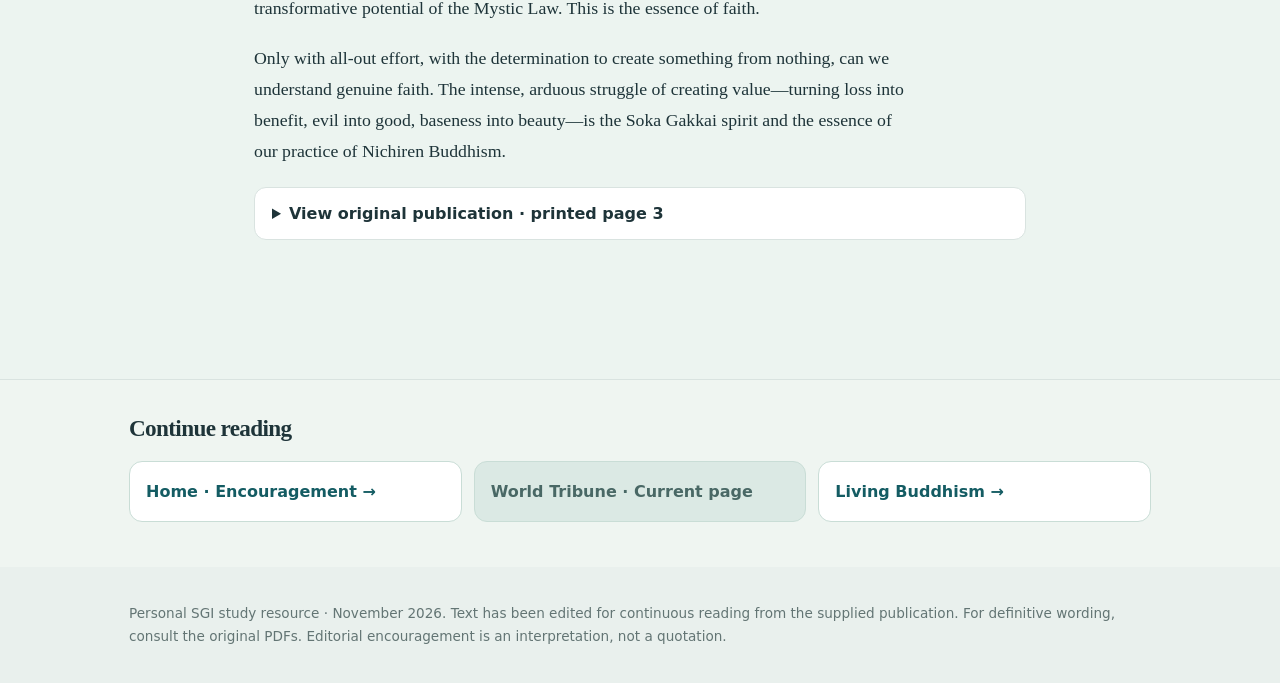
<file: tribune.html>
<!DOCTYPE html>

<html lang="en"><head><meta charset="utf-8"/><meta content="width=device-width,initial-scale=1" name="viewport"/><meta content="#13535a" name="theme-color"/><meta content="Mobile reading and encouragement from SGI Nichiren Buddhist publications" name="description"/><title>Now Is the Last Moment of One’s Life — Make Every Day Count</title><link href="assets/site.css" rel="stylesheet"/></head><body><header class="top"><div class="container bar"><a class="logo" href="index.html">✦ Make Every Day Count</a></div></header><nav aria-label="Navigate between the three pages" class="section-tabs"><a href="index.html">Home · Encouragement</a><a aria-current="page" href="tribune.html">World Tribune</a><a href="living.html">Living Buddhism</a></nav><section class="hero"><div class="container"><div class="kicker">World Tribune · November 13, 2026 · pp. 2–3</div><h1>Now Is the Last<br/>Moment of One’s Life</h1><p>From Ikeda Sensei’s <em>The Wisdom for Creating Happiness and Peace, Part 2</em></p><a class="btn" href="#reading">Read as text</a><a class="btn outline" href="tribune.pdf">Open original PDF</a></div></section>
<section class="section"><div class="container narrow"><div class="kicker">Your guide to this reading</div><h2>Each moment is worthy of our full effort.</h2><div class="story" id="present"><p>Ikeda Sensei describes living in the present with the awareness that no moment is guaranteed. He connects that awareness with sincere practice, sharing Buddhism, and encouraging others.</p><blockquote class="pull">“To put all our energy into the present moment, with great hope for the future”<span class="quotecredit">Ikeda Sensei · World Tribune, November 13, 2026, p. 3</span></blockquote><p>The teaching does not ask us to become anxious about time. It urges us to devote ourselves wholeheartedly to each moment—whether chanting to the Gohonzon, studying Buddhism, or encouraging a friend.</p></div><figure><img alt="Ocean waves at sunset" class="photo" src="assets/ocean.jpg"/><figcaption>Illustration from the original World Tribune article, p. 2.</figcaption></figure><div class="story" id="beginning"><h2>Time Without Beginning <sup class="footnote-marker"><a aria-label="Read footnote explaining time without beginning" href="#kuon-footnote">1</a></sup></h2><aside aria-label="Buddhist explanation of time without beginning" class="kuon-footnote" id="kuon-footnote" role="note"><strong>1. Buddhist meaning — time without beginning (kuon).</strong> In Ikeda Sensei’s explanation, this is not a remote point in the past. It refers to the eternal, inherent nature of life, which has no beginning or end. He explains that each moment we chant Nam-myoho-renge-kyo to the Gohonzon is itself “time without beginning.” We can therefore make a fresh departure from this moment and create causes for the future. <span class="footnote-citation">Source: Ikeda Sensei, “Time Without Beginning,” <em>World Tribune</em>, November 13, 2026, p. 3. <a href="tribune.pdf#page=2">View original page</a></span></aside><p>The second section explains the Buddhist view of the present moment as the place where change begins. Rather than remain bound by what happened yesterday, we can make causes for a different future through faith and action now.</p><blockquote class="pull">“The present moment is the most important.”<span class="quotecredit">Ikeda Sensei · World Tribune, November 13, 2026, p. 3</span></blockquote><p>For personal encouragement, this suggests a simple challenge: bring fresh determination to the moment before us, even if the calendar year is nearly over.</p></div><aside class="source">Reading note: The article text has been organized for continuous reading using the original World Tribune pages and the additional watermark-free screenshot. Please consult the original PDF for authoritative wording.</aside></div></section>
<section class="section muted" id="reading"><div class="container reading"><div class="kicker">Original article · responsive transcription</div><h2>Original Article References</h2><p><strong>Ikeda Sensei.</strong> “Now Is the Last Moment of One’s Life” and “Time Without Beginning.” <em>World Tribune</em>, November 13, 2026, pp. 2–3. Excerpts from <em>The Wisdom for Creating Happiness and Peace, Part 2</em>. <a href="tribune.pdf">View original publication (PDF)</a>.</p><div class="readinglinks"><a href="#article-last-moment">Now Is the Last Moment of One’s Life</a><a href="#article-time-without-beginning">Time Without Beginning</a></div><section class="reader-section" id="article-last-moment"><div class="label">World Tribune · November 13, 2026 · pp. 2–3</div><h2>Now Is the Last Moment of One’s Life</h2><div class="ocr"><p class="transcription-source">Ikeda Sensei · The Wisdom for Creating Happiness and Peace, Part 2. From a lecture on Nichiren Daishonin’s writing “The Heritage of the Ultimate Law of Life,” revised edition, chapter 17, installment 3, pp. 215–18.</p><p class="intro-quotation">In “The Heritage of the Ultimate Law of Life,” Nichiren Daishonin writes: “For one who summons up one’s faith and chants Nam-myoho-renge-kyo with the profound insight that now is the last moment of one’s life, the Lotus Sutra proclaims: ‘When the lives of these persons come to an end, they will be received into the hands of a thousand Buddhas, who will free them from all fear and keep them from falling into the evil paths of existence’” (The Writings of Nichiren Daishonin, vol. 1, p. 216). Based on this passage, Ikeda Sensei discusses the ultimate spirit of faith.</p><p>“With the profound insight that now is the last moment of one’s life” (WND-1, 216) doesn’t simply mean being ready or resolved. “With profound insight” means recognizing and fully comprehending that this is the real nature of life.</p><p>We all think that we have plenty of time left in our lives. But none of us knows when death may overtake us. We may die in the next instant. That is the true reality of life.</p><p>Even if we were to be guaranteed another 20, 30 or even 50 years of life, such time spans are, in the context of eternity, no more than fleeting moments. This is another sense of the insight that “now is the last moment of one’s life” (WND-1, 216).</p><p>Any thoughtful person, having understood this, cannot help feeling the profound significance of being alive now and practicing Nichiren Buddhism. Such things as worldly power, fame and riches are irrelevant. To accumulate good fortune that will not perish with death and for the sake of the eternal future, we cannot help but focus on the true purpose of life while exerting ourselves wholeheartedly in our Buddhist practice.</p><blockquote class="reading-quote">When we exert ourselves earnestly in faith and practice with the great objective of kosen-rufu, everything in our lives is put to good use based on the Mystic Law.</blockquote><p>This is the ultimate spirit of faith. Even so, as Buddhists and as members of human society, we are not meant to literally renounce or sacrifice everything of this world. Rather, when we exert ourselves earnestly in faith and practice with the great objective of kosen-rufu, everything in our lives is put to good use based on the Mystic Law. That is the essence of our commitment to live with the awareness that “now is the last moment of one’s life.”</p><p>When we live each moment of our lives with this commitment, we “will be received into the hands of a thousand Buddhas, who will free [us] from all fear and keep [us] from falling into the evil paths of existence” (The Lotus Sutra and Its Opening and Closing Sutras, p. 363). That means that we attain a state of complete security and never fall into the evil paths of existence—namely, the worlds of hell, hungry spirits, animals and asuras.</p><h3>Now Is the Last Moment of One’s Life · Continued</h3><p>On a superficial level, the passage “When the lives of these persons come to an end, they will be received into the hands of a thousand Buddhas” seems to suggest that this takes place at the moment of death, but on a more profound level, “come to an end” refers to each successive moment in life. In that sense, it is describing a state that we can attain while still alive.</p><p>The phrase “now is the last moment of one’s life” urges us to put our entire being into the present moment. It means living each day wholeheartedly. It means to strive our hardest and give our all to kosen-rufu and attain Buddhahood in this lifetime.</p><p>Even when it comes to sharing Buddhism with someone, if you allow the present opportunity to slip by, you never know if you will ever have another chance to talk to that person at length.</p><p>Also, if you interact with people in earnest, based on the awareness that this is your only chance to help them transform their karma, you are already living with the spirit that “now is the last moment of one’s life.”</p><p>Whether you are chanting to the Gohonzon, engaged in Buddhist study, or writing words of encouragement to your friends and fellow members—the crucial thing is to devote yourself to that activity fully and wholly each moment.</p><p>Upon reflection, life is nothing more than the accumulation of each present moment. If you are unable to make today fulfilling, you won’t reap any positive results tomorrow. You can make the grandest long-term plans, but if you can’t treasure each moment, those plans will just end as empty pipe dreams. Past causes and future results are all encapsulated in the true aspect of all phenomena in the present moment, and a transformation in that single moment of life can both extinguish karmic impediments from the distant past and ensure good fortune that will continue into the eternal future.</p><p>This important passage from the Daishonin’s writings teaches the principle for changing our karma, the key to which lies in establishing solid faith based on the insight that “now is the last moment of one’s life.”</p></div><details><summary>View original publication · printed page 2</summary><a href="tribune.pdf#page=1" rel="noopener" target="_blank"><img alt="Original magazine page 2" class="pagepreview" loading="lazy" src="assets/tribune-page-01.jpg"/></a><p class="small">Tap the original page image to open the full PDF.</p></details><details><summary>View original publication · printed page 3</summary><a href="tribune.pdf#page=2" rel="noopener" target="_blank"><img alt="Original World Tribune printed page 3, which contains the conclusion of the first article and the second article" class="pagepreview" loading="lazy" src="assets/tribune-page-02.jpg"/></a></details></section>
<section class="reader-section" id="article-time-without-beginning"><div class="label">World Tribune · November 13, 2026 · p. 3</div><h2>Time Without Beginning <sup class="footnote-marker"><a aria-label="Read the Buddhist explanation of time without beginning" href="#kuon-footnote">1</a></sup></h2><div class="ocr"><p class="transcription-source">The following excerpts are taken from Ikeda Sensei’s dialogues in The Wisdom of the Lotus Sutra, volumes 5 and 6. They can be found in The Wisdom for Creating Happiness and Peace, part 2, revised edition, chapter 17, installment 4, pp. 219–21.</p><p>In The Wisdom of the Lotus Sutra, Ikeda Sensei touches on the concept of “time without beginning,” stressing the importance of faith based on the true cause—the spirit of always starting afresh from this moment on.</p><p>“Time without beginning” is synonymous with “life without beginning or end.” It refers not to the dimension of time but to the innermost truth of life—indeed, to life itself—which continues its activity without beginning or end.</p><p>In The Record of the Orally Transmitted Teachings, Nichiren Daishonin states, “Kuon [time without beginning] means something that was not worked for, that was not improved upon, but that exists just as it always has” (OTT, 141).</p><p>“Not worked for” means something that did not come about at a certain time but is inherent. “Not improved upon” means the state of ordinary beings, unadorned by the “thirty-two features and eighty characteristics” that are the special marks of a Buddha.</p><p>Inherent and eternal, and “existing just as it always has”—this is time without beginning. Nam-myoho-renge-kyo and the Gohonzon are also of time without beginning. Therefore, each moment we chant to the Gohonzon is time without beginning.</p><p class="read-aloud-highlight"><span class="read-aloud-label">Read aloud · Passage 1</span>For us, every day in our lives is time without beginning. We are able to make our beings brim with the boundless life force of time without beginning. Every day, we make a fresh departure from the starting point of life—time without beginning.</p><p class="read-aloud-highlight"><span class="read-aloud-label">Read aloud · Passage 2</span>That’s why the present moment is the most important. We mustn’t dwell on the past. There is no need to. To put all our energy into the present moment, with great hope for the future—that is the mark of a person who is wise in the way of living.</p><p class="read-aloud-highlight"><span class="read-aloud-label">Read aloud · Passage 3</span>This moment is time without beginning. Everything starts from now. The past no longer exists. The future isn’t here yet. All that exists is this present moment. And in a flash, the present becomes the past. It both exists and doesn’t exist. It is empty, or ku, the state of nonsubstantiality. In this state, life continues, moment to moment. It exists nowhere aside from the moment. We experience happiness and unhappiness only in the moment.</p><blockquote class="selected-quote reading-quote">To put all our energy into the present moment, with great hope for the future—that is the mark of a person who is wise in the way of living.</blockquote><p>To regard our life in this present moment as the result of past causes is to view things from the standpoint of the “true effect”—that happened, followed by that, creating the present result. But to have that perspective alone does not engender hope. Instead, we should regard this present moment of life as the cause for manifesting a future effect. That cause is the “true cause” penetrating the innermost depths of one’s life. It is not a superficial or outward cause.</p><p>The true cause sinks its roots deeply into one’s life of time without beginning and, at the same time, pervades the entire Dharma realm. It is Nam-myoho-renge-kyo, the great Law that sets everything in the universe into motion, the boundless eternal life force that causes all things to emerge and develop. Therefore, each moment that we believe in the Gohonzon, chant the Mystic Law and engage in Buddhist practice is itself time without beginning.</p><p>The pure, boundless life force of time without beginning—“that was not worked for, that was not improved upon, but that exists just as it always has”—wells up within us. We can savor complete freedom in the present and the future. Nichiren Buddhism is the Buddhism of hope.</p><p>Faith in the Mystic Law is a source of infinite hope. No matter how adverse your present circumstances may be, even if it seems you have been defeated, it’s important that you stand up with strong resolve to turn your situation around and demonstrate the limitless transformative potential of the Mystic Law. This is the essence of faith.</p><p>Only with all-out effort, with the determination to create something from nothing, can we understand genuine faith. The intense, arduous struggle of creating value—turning loss into benefit, evil into good, baseness into beauty—is the Soka Gakkai spirit and the essence of our practice of Nichiren Buddhism.</p></div><details><summary>View original publication · printed page 3</summary><a href="tribune.pdf#page=2" rel="noopener" target="_blank"><img alt="Original magazine page 3" class="pagepreview" loading="lazy" src="assets/tribune-page-02.jpg"/></a><p class="small">Tap the original page image to open the full PDF.</p></details></section></div></section><nav aria-label="Continue to another section" class="bottom-navigation"><div class="container"><h2>Continue reading</h2><div class="page-links"><a href="index.html">Home · Encouragement →</a><a aria-current="page" href="tribune.html">World Tribune · Current page</a><a href="living.html">Living Buddhism →</a></div></div></nav><footer><div class="container">Personal SGI study resource · November 2026. Text has been edited for continuous reading from the supplied publication. For definitive wording, consult the original PDFs. Editorial encouragement is an interpretation, not a quotation.</div></footer></body></html>
</file>
<file: assets/site.css>
:root{--ink:#1e3439;--secondary:#587076;--teal:#13535a;--sand:#f4f0e8;--sky:#dbe9e5;--line:#d9e3e0;--gold:#b27b37}*{box-sizing:border-box}html{scroll-behavior:smooth}body{margin:0;background:#fdfdf9;color:var(--ink);font-family:system-ui,-apple-system,Segoe UI,sans-serif;line-height:1.7}a{color:#126771;text-underline-offset:3px}h1,h2,h3,blockquote{font-family:Georgia,'Times New Roman',serif;line-height:1.18}h1{font-size:clamp(2.45rem,7vw,5.4rem);letter-spacing:-.045em;margin:0 0 22px}h2{font-size:clamp(1.85rem,4vw,3rem);letter-spacing:-.028em;margin:0 0 17px}h3{font-size:1.4rem}p{margin:0 0 1.1rem}.container{max-width:1070px;margin:auto;padding:0 24px}.narrow{max-width:750px}.top{position:sticky;top:0;z-index:10;background:rgba(253,253,249,.96);border-bottom:1px solid var(--line);backdrop-filter:blur(16px)}.bar{min-height:66px;display:flex;align-items:center;justify-content:space-between;gap:15px}.logo{color:var(--teal);font-weight:760;text-decoration:none;letter-spacing:-.03em}.nav{display:flex;gap:19px;flex-wrap:wrap}.nav a{font-size:.86rem;text-decoration:none;font-weight:650;color:#38575b}.hero{background:linear-gradient(110deg,rgba(9,55,63,.90),rgba(10,65,66,.61)),url('ocean.jpg') center/cover;color:white;padding:clamp(76px,13vw,150px) 0}.hero p{font-size:1.16rem;max-width:650px;color:#e5f4ef}.kicker{text-transform:uppercase;font-size:.76rem;letter-spacing:.16em;font-weight:800;color:#cf9658;margin-bottom:18px}.hero .kicker{color:#ffdc98}.btn{display:inline-flex;text-decoration:none;border-radius:50px;padding:12px 22px;background:#f9ebce;color:#173e41;font-size:.9rem;font-weight:750;margin:9px 8px 0 0}.btn.outline{background:transparent;color:inherit;border:1px solid #a9c4c5}.section{padding:75px 0}.section.muted{background:#ecf4f0}.lead{font-size:1.2rem;color:var(--secondary)}.grid{display:grid;grid-template-columns:repeat(3,1fr);gap:18px;margin-top:32px}.tile{border:1px solid var(--line);border-radius:18px;background:white;padding:26px;box-shadow:0 8px 30px #164e4f08}.tile h3{margin:10px 0}.num{font-weight:800;color:var(--gold);letter-spacing:.12em;font-size:.78rem}.small{font-size:.87rem;color:var(--secondary)}.rule{height:1px;background:var(--line);margin:27px 0}.story{max-width:740px;margin:auto}.story p{font-size:1.09rem}.pull{font-size:clamp(1.6rem,4vw,2.7rem);padding:10px 0 10px 23px;border-left:4px solid #c39150;color:var(--teal);margin:33px 0}.quotecredit{font:normal .8rem system-ui;color:var(--secondary);display:block;margin-top:16px}.photo{width:100%;display:block;object-fit:cover;border-radius:15px}.feature{display:grid;grid-template-columns:1fr 1fr;gap:35px;align-items:center;margin:45px 0}.feature img{max-height:420px}.source{border-radius:12px;background:#f0f5f1;padding:16px 20px;font-size:.88rem;color:#3a5858;margin:25px 0}.source a{font-weight:700}.label{font-size:.73rem;text-transform:uppercase;letter-spacing:.12em;color:var(--gold);font-weight:850}.reading{max-width:820px;margin:auto}.reader-section{border-top:1px solid var(--line);padding:48px 0}.reader-section h2{font-size:2rem}.reader-section h3{margin-bottom:11px}.ocr{max-width:700px}.ocr p{font-family:Georgia,serif;font-size:1.11rem;line-height:1.8;margin-bottom:1.2em}.ocr-note{border-left:3px solid #bd9048;background:#fff7e9;color:#5a553d;padding:14px 18px;font-size:.87rem;margin:20px 0}.pagepreview{display:block;max-width:560px;width:100%;margin:18px auto;border:1px solid #ddd;box-shadow:0 10px 35px #0001}.readinglinks{display:flex;flex-wrap:wrap;gap:9px;margin:16px 0}.readinglinks a{padding:6px 12px;border:1px solid var(--line);border-radius:25px;font-size:.82rem;text-decoration:none;background:white}.callout{border-radius:20px;background:#e4f0ea;padding:32px;margin:40px 0}.callout p:last-child{margin-bottom:0}.steps{counter-reset:task;list-style:none;padding:0}.steps li{counter-increment:task;position:relative;padding:17px 0 17px 56px;border-bottom:1px solid var(--line)}.steps li:before{content:counter(task);position:absolute;left:0;top:16px;background:#dceae7;color:var(--teal);border-radius:50%;width:38px;height:38px;display:grid;place-items:center;font-weight:800}footer{padding:35px 0;color:#637574;background:#e9f0ed;font-size:.85rem}details{border:1px solid var(--line);border-radius:12px;margin:16px 0;padding:12px 17px;background:white}summary{cursor:pointer;font-weight:750}figure{margin:26px 0}figcaption{font-size:.82rem;color:var(--secondary);margin-top:8px}::selection{background:#c5ded8}@media(max-width:720px){.nav{gap:12px}.nav a{font-size:.75rem}.bar{align-items:flex-start;padding:12px 24px;flex-direction:column;gap:6px}.hero{padding:76px 0}.section{padding:48px 0}.grid,.feature{grid-template-columns:1fr}.feature{gap:12px}.tile{padding:22px}.container{padding:0 19px}.reader-section{padding:32px 0}.ocr p{font-size:1.07rem}.pull{font-size:1.65rem}}

/* Shared cross-page navigation */
.section-tabs{position:sticky;top:66px;z-index:9;display:flex;align-items:stretch;justify-content:center;gap:8px;padding:9px 16px;background:#e6f1ed;border-bottom:1px solid #cadcd6;box-shadow:0 6px 16px #073a3412;overflow-x:auto;scrollbar-width:thin}
.section-tabs a{flex:0 1 auto;min-height:42px;display:flex;align-items:center;justify-content:center;padding:9px 19px;border-radius:30px;text-decoration:none;font-size:.9rem;font-weight:750;white-space:nowrap;color:#23555a;border:1px solid transparent}
.section-tabs a:hover,.section-tabs a:focus-visible{background:#fff;border-color:#bbd5cf}
.section-tabs a[aria-current=page]{background:#13535a;color:white;box-shadow:0 3px 10px #07413b25}
.bottom-navigation{background:#eff5f1;padding:35px 0 45px;border-top:1px solid var(--line)}
.bottom-navigation h2{font-size:1.45rem;margin:0 0 18px}
.page-links{display:grid;grid-template-columns:repeat(3,minmax(0,1fr));gap:12px}
.page-links a{border:1px solid #c9ddd6;background:white;border-radius:13px;padding:16px;text-decoration:none;font-weight:750;color:#145c63}
.page-links a[aria-current=page]{background:#dbe9e4;color:#496865}
section[id],div[id],article[id]{scroll-margin-top:155px}
@media(max-width:720px){.section-tabs{top:70px;justify-content:flex-start;padding:8px 12px;gap:5px}.section-tabs a{font-size:.78rem;padding:8px 12px;min-height:40px}.page-links{grid-template-columns:1fr}.bottom-navigation{padding:25px 0 34px}section[id],div[id],article[id]{scroll-margin-top:178px}}

.verified-source{border-left:4px solid #3b806f;padding:12px 16px;background:#e4f3eb;margin:26px 0;color:#245d50;font-size:.9rem}.reading-quote{border-left:4px solid #bd9048;margin:20px 0 28px;padding:12px 20px;background:#fff8e9;font:italic 1.13rem/1.7 Georgia,serif}.transcription-source{font-style:italic;color:#536b6b;font-size:.99rem!important}

#reading .reader-section {scroll-margin-top:100px} #reading .reader-section .ocr p {max-width:75ch;line-height:1.75;margin:0 0 1.1em;overflow-wrap:break-word} #reading .reader-section figure {margin:25px 0} #reading .reader-section figure img {max-width:100%;width:100%;max-height:460px;object-fit:cover;border-radius:12px} #reading .source-note {font-size:.91rem;color:#586b72} #reading .ocr-note {background:#f2f6f5;border-left:3px solid #3b806f;padding:12px 16px}
/* Editorial footnote for the Buddhist concept of kuon */
.footnote-marker {font-size:.52em;vertical-align:super;margin-left:.12em;}
.footnote-marker a {color:#12646a;text-decoration:none;}
.kuon-footnote {margin:1rem 0 1.5rem;padding:1rem 1.15rem;border-left:3px solid #16737a;border-radius:0 .6rem .6rem 0;background:#eef6f5;font-size:.95rem;line-height:1.65;color:#233a3d;}
.kuon-footnote strong {display:block;margin-bottom:.4rem;}
.footnote-citation {display:block;margin-top:.6rem;font-size:.85rem;color:#426064;}
.kuon-footnote a {text-decoration:underline;text-underline-offset:2px;}

/* The World Tribune reader groups content by article, not printed page. */
#reading .reader-section {scroll-margin-top:125px}
#reading .reader-section .label {margin-bottom:10px}

/* Highlighted selections for shared read-aloud during meetings */
.read-aloud-highlight { background: #fff3d0; border-left: 5px solid #c88e24; border-radius: 0 12px 12px 0; padding: 1rem 1.15rem; margin: 1.35rem 0; color: #25251f; line-height: 1.8; break-inside: avoid; overflow-wrap: anywhere; }
.read-aloud-label { display: block; color: #795111; font: 700 .76rem/1.4 system-ui, sans-serif; text-transform: uppercase; letter-spacing: .065em; margin: 0 0 .6rem; }
.selected-quote { background: #fff8e6; border-left: 4px solid #c88e24; padding: 1rem 1.15rem; border-radius: 0 10px 10px 0; }
@media (max-width: 600px) { .read-aloud-highlight { padding: .85rem 1rem; margin: 1.1rem 0; } }
</file>
